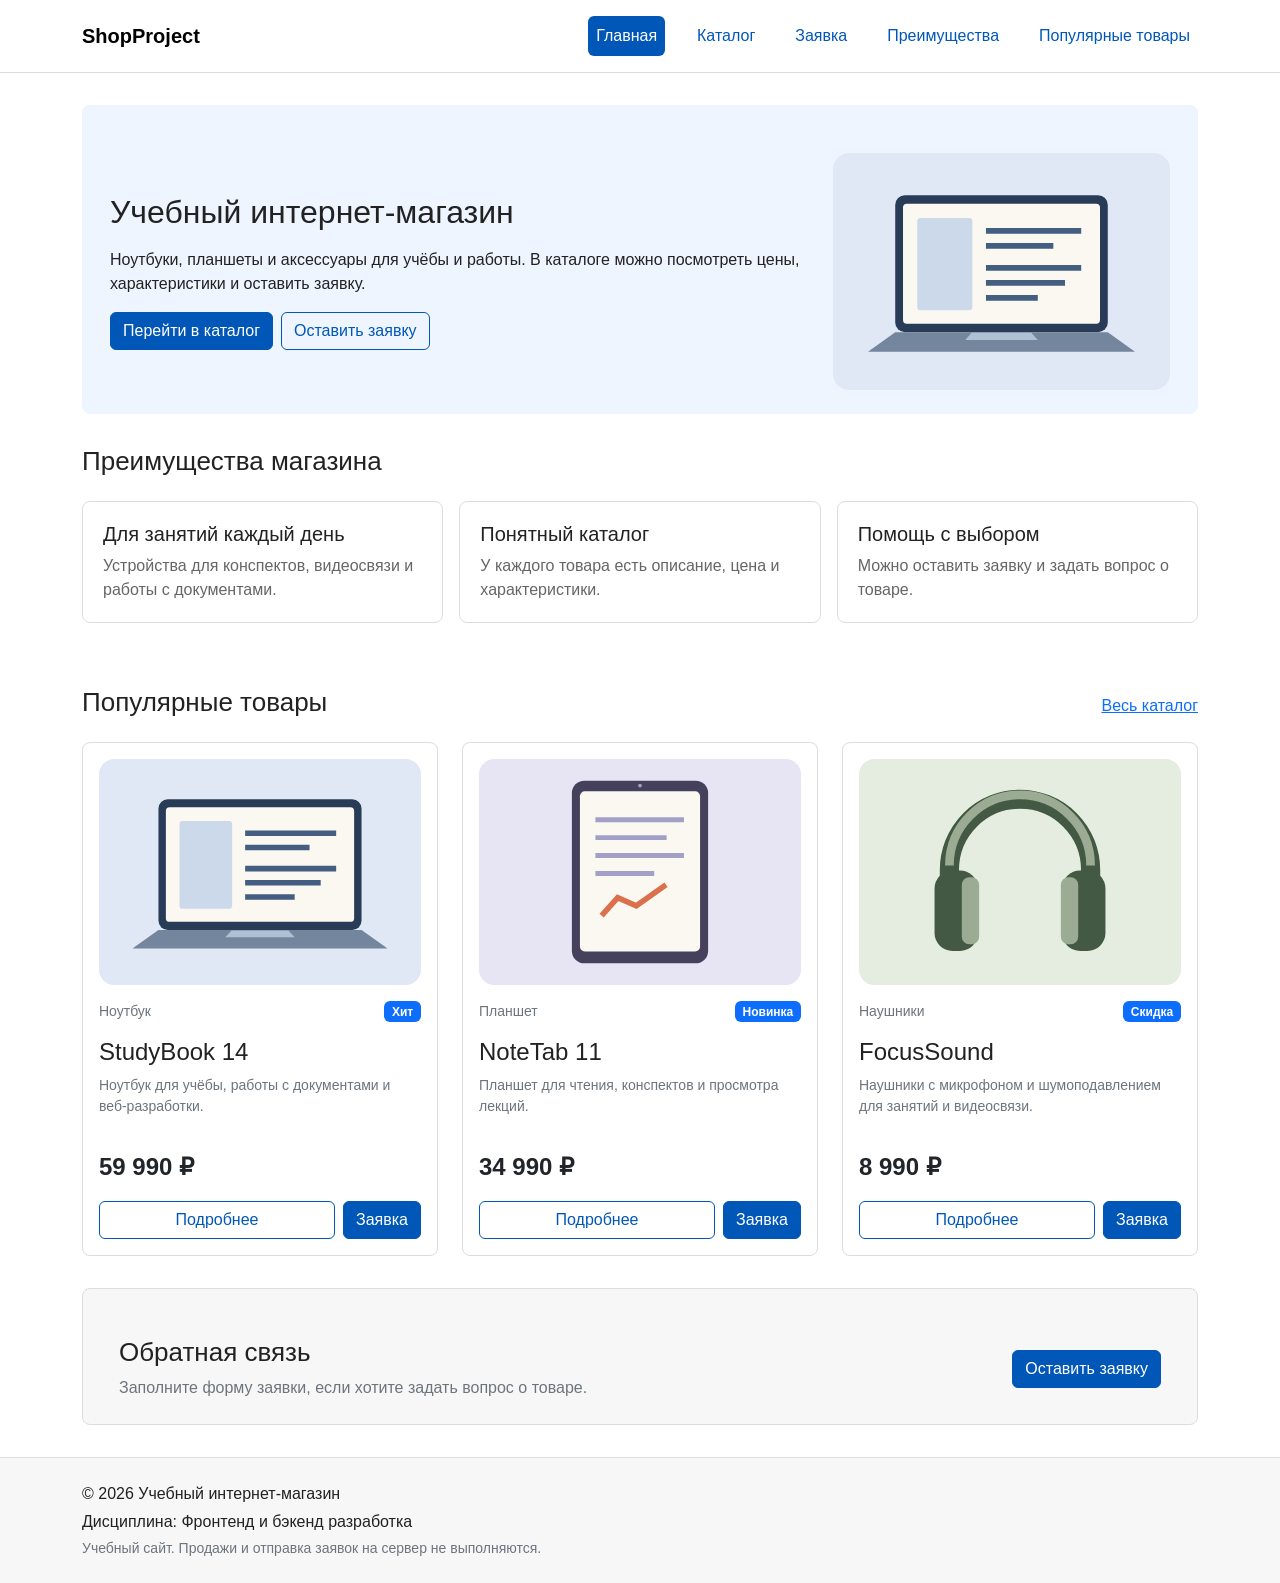
<file: index.html>
<!DOCTYPE html>
<html lang="ru">
 <head>
  <meta charset="utf-8"/>
  <meta content="width=device-width, initial-scale=1" name="viewport"/>
  <meta content="Учебный интернет-магазин техники. Каталог товаров, характеристики и форма заявки." name="description"/>
  <title>
   Учебный интернет-магазин
  </title>
  <link href="images/favicon.svg" rel="icon" type="image/svg+xml"/>
  <link href="vendor/bootstrap/bootstrap.min.css" rel="stylesheet"/>
  <link href="css/custom.css" rel="stylesheet"/>
 </head>
 <body>
  <a class="skip-link" href="#main">
   Перейти к содержимому
  </a>
  <header class="site-header">
   <nav aria-label="Основная навигация" class="navbar navbar-expand-md">
    <div class="container">
     <a class="navbar-brand" href="index.html">
      ShopProject
     </a>
     <button aria-controls="main-nav" aria-expanded="false" aria-label="Открыть меню" class="navbar-toggler" data-bs-target="#main-nav" data-bs-toggle="collapse" type="button">
      <span class="navbar-toggler-icon">
      </span>
     </button>
     <div class="collapse navbar-collapse" id="main-nav">
      <ul class="navbar-nav ms-auto gap-md-4">
       <li class="nav-item">
        <a aria-current="page" class="nav-link active" href="index.html">
         Главная
        </a>
       </li>
       <li class="nav-item">
        <a class="nav-link" href="catalog.html">
         Каталог
        </a>
       </li>
       <li class="nav-item">
        <a class="nav-link" href="order.html">
         Заявка
        </a>
       </li>
       <li class="nav-item">
        <a class="nav-link" href="index.html#advantages">
         Преимущества
        </a>
       </li>
       <li class="nav-item">
        <a class="nav-link" href="index.html#popular">
         Популярные товары
        </a>
       </li>
      </ul>
     </div>
    </div>
   </nav>
  </header>
  <main id="main" tabindex="-1">
   <section class="hero-section">
    <div class="container">
     <div class="hero-box row g-4 align-items-center">
      <div class="col-md-8">
       <h1>
        Учебный интернет-магазин
       </h1>
       <p>
        Ноутбуки, планшеты и аксессуары для учёбы и работы. В каталоге можно посмотреть цены, характеристики и оставить заявку.
       </p>
       <div class="d-flex flex-wrap gap-2">
        <a class="btn btn-primary" href="catalog.html">
         Перейти в каталог
        </a>
        <a class="btn btn-outline-primary" href="order.html">
         Оставить заявку
        </a>
       </div>
      </div>
      <div class="col-md-4">
       <img alt="Ноутбук StudyBook 14" height="365" src="images/studybook.svg" width="520"/>
      </div>
     </div>
    </div>
   </section>
   <section class="section-space" id="advantages">
    <div class="container">
     <h2 class="mb-4">
      Преимущества магазина
     </h2>
     <div class="row g-3">
      <div class="col-md-4">
       <article class="info-box">
        <h3>
         Для занятий каждый день
        </h3>
        <p>
         Устройства для конспектов, видеосвязи и работы с документами.
        </p>
       </article>
      </div>
      <div class="col-md-4">
       <article class="info-box">
        <h3>
         Понятный каталог
        </h3>
        <p>
         У каждого товара есть описание, цена и характеристики.
        </p>
       </article>
      </div>
      <div class="col-md-4">
       <article class="info-box">
        <h3>
         Помощь с выбором
        </h3>
        <p>
         Можно оставить заявку и задать вопрос о товаре.
        </p>
       </article>
      </div>
     </div>
    </div>
   </section>
   <section class="section-space" id="popular">
    <div class="container">
     <div class="d-flex flex-wrap justify-content-between align-items-end gap-3 mb-4">
      <div>
       <h2 class="section-title mb-0">
        Популярные товары
       </h2>
      </div>
      <a class="text-link" href="catalog.html">
       Весь каталог
      </a>
     </div>
     <div class="row g-4">
      <div class="col-md-6 col-lg-4">
       <article class="card product-card h-100">
        <a aria-label="Подробнее о StudyBook 14" class="product-card-image" href="product.html">
         <img alt="Ноутбук StudyBook 14, схематическое изображение" height="365" loading="lazy" src="images/studybook.svg" width="520"/>
        </a>
        <div class="card-body d-flex flex-column">
         <div class="d-flex justify-content-between gap-2 align-items-center mb-3">
          <span class="small text-secondary">
           Ноутбук
          </span>
          <span class="badge text-bg-primary">
           Хит
          </span>
         </div>
         <h3 class="card-title fs-4">
          <a href="product.html">
           StudyBook 14
          </a>
         </h3>
         <p class="card-text text-secondary small">
          Ноутбук для учёбы, работы с документами и веб-разработки.
         </p>
         <div class="mt-auto pt-3">
          <p class="price fs-4 mb-3">
           59 990 ₽
          </p>
          <div class="d-flex gap-2">
           <a class="btn btn-outline-primary flex-grow-1" href="product.html">
            Подробнее
           </a>
           <button aria-label="Заявка на StudyBook 14" class="btn btn-primary" data-quick-order="studybook" type="button">
            Заявка
           </button>
          </div>
         </div>
        </div>
       </article>
      </div>
      <div class="col-md-6 col-lg-4">
       <article class="card product-card h-100">
        <a aria-label="Подробнее о NoteTab 11" class="product-card-image" href="product-notetab.html">
         <img alt="Планшет NoteTab 11, схематическое изображение" height="365" loading="lazy" src="images/notetab.svg" width="520"/>
        </a>
        <div class="card-body d-flex flex-column">
         <div class="d-flex justify-content-between gap-2 align-items-center mb-3">
          <span class="small text-secondary">
           Планшет
          </span>
          <span class="badge text-bg-primary">
           Новинка
          </span>
         </div>
         <h3 class="card-title fs-4">
          <a href="product-notetab.html">
           NoteTab 11
          </a>
         </h3>
         <p class="card-text text-secondary small">
          Планшет для чтения, конспектов и просмотра лекций.
         </p>
         <div class="mt-auto pt-3">
          <p class="price fs-4 mb-3">
           34 990 ₽
          </p>
          <div class="d-flex gap-2">
           <a class="btn btn-outline-primary flex-grow-1" href="product-notetab.html">
            Подробнее
           </a>
           <button aria-label="Заявка на NoteTab 11" class="btn btn-primary" data-quick-order="notetab" type="button">
            Заявка
           </button>
          </div>
         </div>
        </div>
       </article>
      </div>
      <div class="col-md-6 col-lg-4">
       <article class="card product-card h-100">
        <a aria-label="Подробнее о FocusSound" class="product-card-image" href="product-focussound.html">
         <img alt="Наушники FocusSound, схематическое изображение" height="365" loading="lazy" src="images/focussound.svg" width="520"/>
        </a>
        <div class="card-body d-flex flex-column">
         <div class="d-flex justify-content-between gap-2 align-items-center mb-3">
          <span class="small text-secondary">
           Наушники
          </span>
          <span class="badge text-bg-primary">
           Скидка
          </span>
         </div>
         <h3 class="card-title fs-4">
          <a href="product-focussound.html">
           FocusSound
          </a>
         </h3>
         <p class="card-text text-secondary small">
          Наушники с микрофоном и шумоподавлением для занятий и видеосвязи.
         </p>
         <div class="mt-auto pt-3">
          <p class="price fs-4 mb-3">
           8 990 ₽
          </p>
          <div class="d-flex gap-2">
           <a class="btn btn-outline-primary flex-grow-1" href="product-focussound.html">
            Подробнее
           </a>
           <button aria-label="Заявка на FocusSound" class="btn btn-primary" data-quick-order="focussound" type="button">
            Заявка
           </button>
          </div>
         </div>
        </div>
       </article>
      </div>
     </div>
    </div>
   </section>
   <section class="section-space pt-0">
    <div class="container">
     <div class="callout row g-4 align-items-center" id="feedback">
      <div class="col-lg-8">
       <h2 class="section-title">
        Обратная связь
       </h2>
       <p class="text-secondary mb-0">
        Заполните форму заявки, если хотите задать вопрос о товаре.
       </p>
      </div>
      <div class="col-lg-4 text-lg-end">
       <a class="btn btn-primary" href="order.html">
        Оставить заявку
       </a>
      </div>
     </div>
    </div>
   </section>
  </main>
  <footer class="site-footer">
   <div class="container">
    <p class="mb-1">
     © 2026 Учебный интернет-магазин
    </p>
    <p class="mb-1">
     Дисциплина: Фронтенд и бэкенд разработка
    </p>
    <p class="small text-secondary mb-0">
     Учебный сайт. Продажи и отправка заявок на сервер не выполняются.
    </p>
   </div>
  </footer>
  <div aria-describedby="modal-description" aria-labelledby="modal-title" class="modal fade" id="order-modal" tabindex="-1">
   <div class="modal-dialog modal-lg modal-dialog-centered modal-dialog-scrollable">
    <div class="modal-content">
     <div class="modal-header">
      <div>
       <h2 class="modal-title fs-4" id="modal-title">
        Расскажите о себе
       </h2>
      </div>
      <button aria-label="Закрыть окно заявки" class="btn-close" data-bs-dismiss="modal" type="button">
      </button>
     </div>
     <div class="modal-body">
      <p class="text-secondary" id="modal-description">
       Сначала заполните данные, затем проверьте их перед подтверждением.
      </p>
      <div data-modal-edit="">
       <form data-order-form="" novalidate="">
        <div class="alert alert-danger d-none error-summary" data-error-summary="" role="alert">
         <p class="fw-semibold mb-2">
          Проверьте поля заявки
         </p>
         <ul class="mb-0" data-error-list="">
         </ul>
        </div>
        <p class="small text-secondary">
         Поля со звёздочкой обязательны. Заявка учебная: данные не отправляются на сервер.
        </p>
        <div class="row g-3">
         <div class="col-md-6">
          <label class="form-label" for="modal-name">
           Ваше имя
           <span aria-hidden="true">
            *
           </span>
          </label>
          <input aria-describedby="modal-name-error" autocomplete="name" class="form-control" id="modal-name" maxlength="80" minlength="2" name="name" required="" type="text"/>
          <div class="invalid-feedback" id="modal-name-error">
          </div>
         </div>
         <div class="col-md-6">
          <label class="form-label" for="modal-email">
           Электронная почта
           <span aria-hidden="true">
            *
           </span>
          </label>
          <input aria-describedby="modal-email-error" autocomplete="email" class="form-control" id="modal-email" maxlength="120" name="email" required="" type="email"/>
          <div class="invalid-feedback" id="modal-email-error">
          </div>
         </div>
         <div class="col-md-6">
          <label class="form-label" for="modal-phone">
           Телефон
           <span aria-hidden="true">
            *
           </span>
          </label>
          <input aria-describedby="modal-phone-error modal-phone-hint" autocomplete="tel" class="form-control" id="modal-phone" maxlength="30" name="phone" required="" type="tel"/>
          <div class="form-text" id="modal-phone-hint">
           Например: +7 900 000-00-00. От 10 до 15 цифр.
          </div>
          <div class="invalid-feedback" id="modal-phone-error">
          </div>
         </div>
         <div class="col-md-6">
          <label class="form-label" for="modal-product">
           Товар
           <span aria-hidden="true">
            *
           </span>
          </label>
          <select aria-describedby="modal-product-error" class="form-select" id="modal-product" name="product" required="">
           <option value="">
            Выберите товар
           </option>
           <option value="studybook">
            StudyBook 14 — 59 990 ₽
           </option>
           <option value="notetab">
            NoteTab 11 — 34 990 ₽
           </option>
           <option value="focussound">
            FocusSound — 8 990 ₽
           </option>
           <option value="codekeys">
            CodeKeys — 6 490 ₽
           </option>
          </select>
          <div class="invalid-feedback" id="modal-product-error">
          </div>
         </div>
         <div class="col-12">
          <label class="form-label" for="modal-comment">
           Комментарий
          </label>
          <textarea class="form-control" id="modal-comment" maxlength="1000" name="comment" placeholder="Для каких задач выбираете устройство?" rows="3"></textarea>
         </div>
         <div class="col-12">
          <div class="form-check">
           <input aria-describedby="modal-agreement-error" class="form-check-input" id="modal-agreement" name="agreement" required="" type="checkbox"/>
           <label class="form-check-label" for="modal-agreement">
            Согласен на обработку введённых данных для проверки учебной формы
            <span aria-hidden="true">
             *
            </span>
           </label>
           <div class="invalid-feedback" id="modal-agreement-error">
           </div>
          </div>
         </div>
         <div class="col-12 d-flex flex-wrap gap-2 mt-4">
          <button class="btn btn-primary" type="submit">
           Проверить заявку
          </button>
          <button class="btn btn-outline-secondary" type="reset">
           Очистить
          </button>
         </div>
        </div>
       </form>
      </div>
      <div data-modal-review="" hidden="">
       <p class="mb-3">
        Проверьте товар и контакты. Можно вернуться к редактированию.
       </p>
       <dl class="review-details" data-review-details="">
       </dl>
       <div class="d-flex flex-wrap gap-2">
        <button class="btn btn-primary" data-confirm="" type="button">
         Подтвердить заявку
        </button>
        <button class="btn btn-outline-secondary" data-edit="" type="button">
         Исправить данные
        </button>
       </div>
      </div>
      <div data-modal-done="" hidden="">
       <div class="alert alert-success mb-4" role="status">
        <h3 class="fs-5">
         Данные проверены
        </h3>
        <p class="mb-0">
         Учебная заявка подтверждена. Она не отправляется на сервер; оплата не производится.
        </p>
       </div>
       <button class="btn btn-primary" data-bs-dismiss="modal" type="button">
        Готово
       </button>
      </div>
     </div>
    </div>
   </div>
  </div>
  <script src="vendor/bootstrap/bootstrap.bundle.min.js">
  </script>
  <script src="js/catalog-data.js">
  </script>
  <script src="js/main.js">
  </script>
 </body>
</html>
</file>
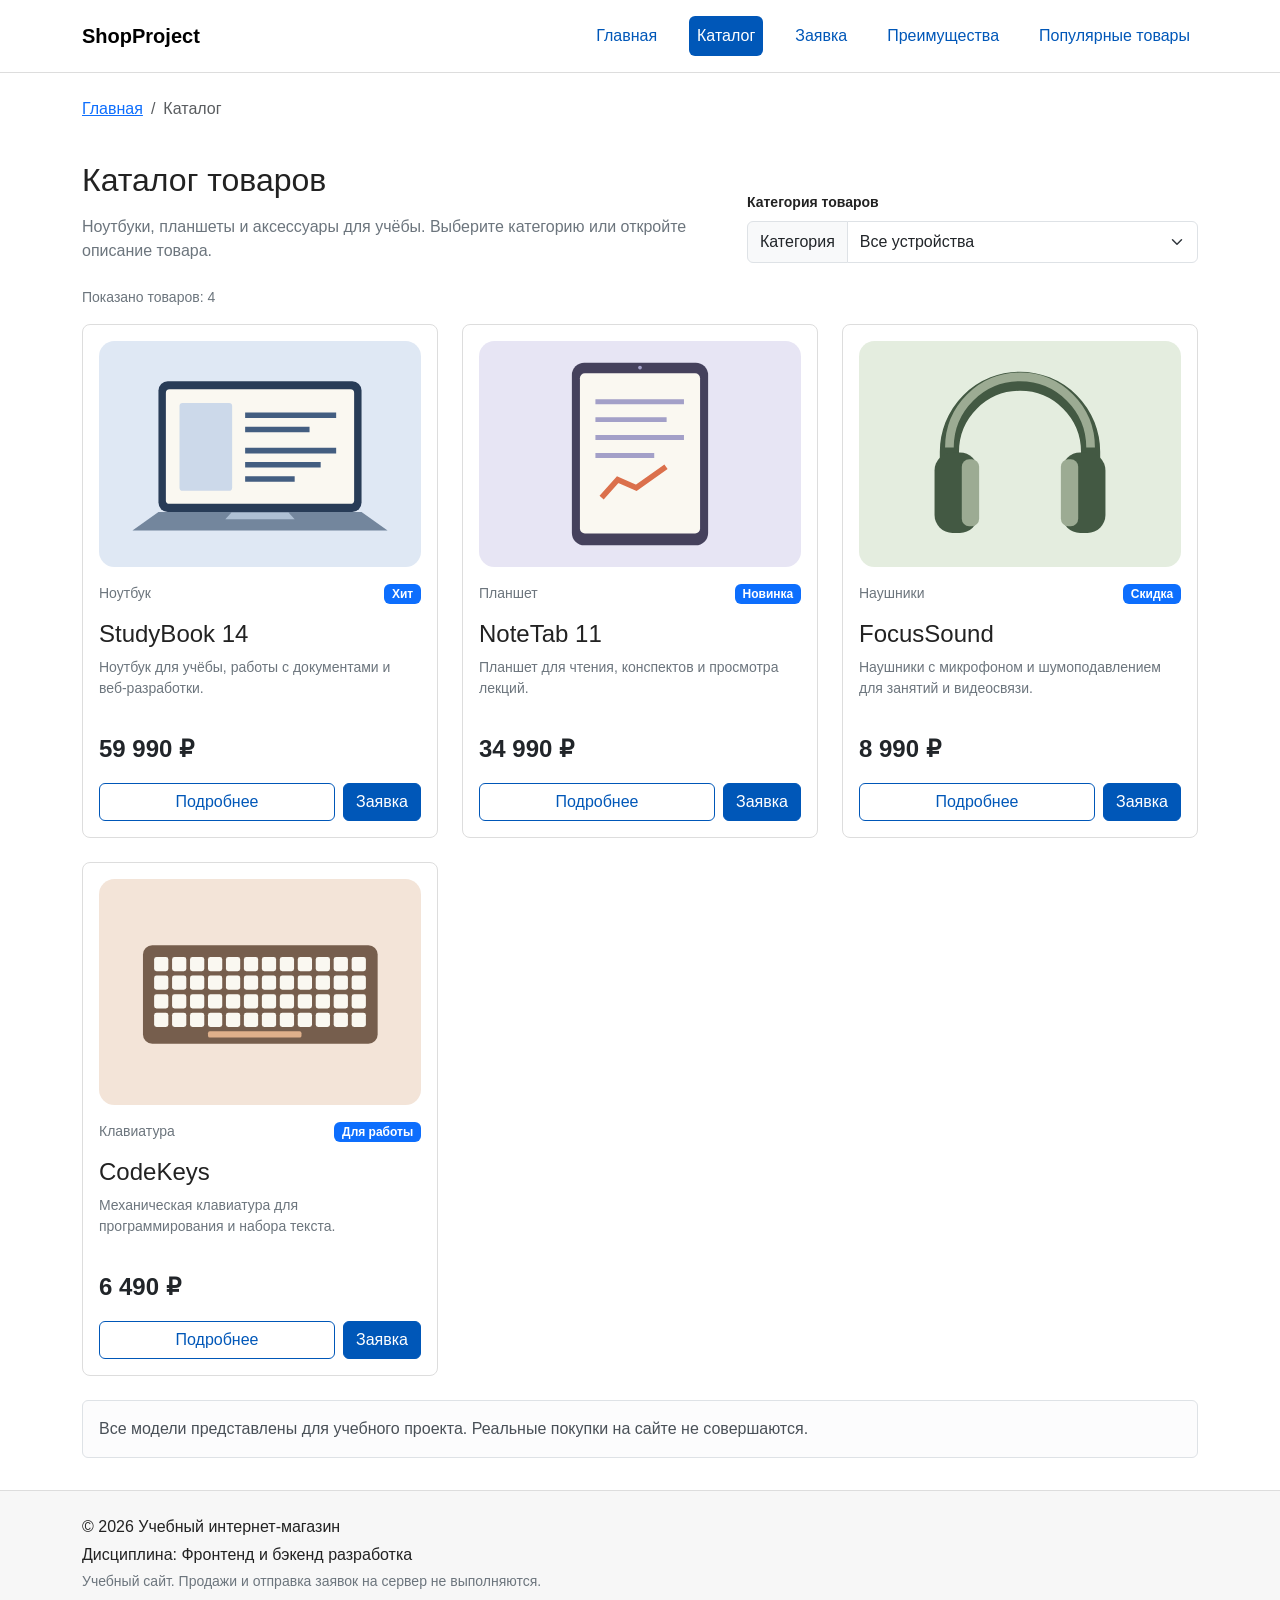
<file: catalog.html>
<!DOCTYPE html>
<html lang="ru">
 <head>
  <meta charset="utf-8"/>
  <meta content="width=device-width, initial-scale=1" name="viewport"/>
  <meta content="Учебный интернет-магазин техники. Каталог товаров, характеристики и форма заявки." name="description"/>
  <title>
   Каталог устройств — Учебный интернет-магазин
  </title>
  <link href="images/favicon.svg" rel="icon" type="image/svg+xml"/>
  <link href="vendor/bootstrap/bootstrap.min.css" rel="stylesheet"/>
  <link href="css/custom.css" rel="stylesheet"/>
 </head>
 <body>
  <a class="skip-link" href="#main">
   Перейти к содержимому
  </a>
  <header class="site-header">
   <nav aria-label="Основная навигация" class="navbar navbar-expand-md">
    <div class="container">
     <a class="navbar-brand" href="index.html">
      ShopProject
     </a>
     <button aria-controls="main-nav" aria-expanded="false" aria-label="Открыть меню" class="navbar-toggler" data-bs-target="#main-nav" data-bs-toggle="collapse" type="button">
      <span class="navbar-toggler-icon">
      </span>
     </button>
     <div class="collapse navbar-collapse" id="main-nav">
      <ul class="navbar-nav ms-auto gap-md-4">
       <li class="nav-item">
        <a class="nav-link" href="index.html">
         Главная
        </a>
       </li>
       <li class="nav-item">
        <a aria-current="page" class="nav-link active" href="catalog.html">
         Каталог
        </a>
       </li>
       <li class="nav-item">
        <a class="nav-link" href="order.html">
         Заявка
        </a>
       </li>
       <li class="nav-item">
        <a class="nav-link" href="index.html#advantages">
         Преимущества
        </a>
       </li>
       <li class="nav-item">
        <a class="nav-link" href="index.html#popular">
         Популярные товары
        </a>
       </li>
      </ul>
     </div>
    </div>
   </nav>
  </header>
  <main id="main" tabindex="-1">
   <div class="container pt-4">
    <nav aria-label="Хлебные крошки">
     <ol class="breadcrumb small">
      <li class="breadcrumb-item">
       <a href="index.html">
        Главная
       </a>
      </li>
      <li aria-current="page" class="breadcrumb-item active">
       Каталог
      </li>
     </ol>
    </nav>
   </div>
   <section class="section-space pt-4">
    <div class="container">
     <div class="row g-4 align-items-end mb-4">
      <div class="col-lg-7">
       <h1 class="page-title">
        Каталог товаров
       </h1>
       <p class="text-secondary mb-0">
        Ноутбуки, планшеты и аксессуары для учёбы. Выберите категорию или откройте описание товара.
       </p>
      </div>
      <div class="col-lg-5">
       <label class="form-label small" for="category-filter">
        Категория товаров
       </label>
       <div class="input-group">
        <span class="input-group-text">
         Категория
        </span>
        <select class="form-select" id="category-filter">
         <option value="all">
          Все устройства
         </option>
         <option value="Ноутбук">
          Ноутбуки
         </option>
         <option value="Планшет">
          Планшеты
         </option>
         <option value="Аксессуары">
          Аксессуары
         </option>
        </select>
       </div>
      </div>
     </div>
     <p class="small text-secondary" id="catalog-count" role="status">
      Показано товаров: 4
     </p>
     <div class="row g-4">
      <div class="col-md-6 col-lg-4" data-catalog-category="Ноутбук">
       <article class="card product-card h-100">
        <a aria-label="Подробнее о StudyBook 14" class="product-card-image" href="product.html">
         <img alt="Ноутбук StudyBook 14, схематическое изображение" height="365" loading="lazy" src="images/studybook.svg" width="520"/>
        </a>
        <div class="card-body d-flex flex-column">
         <div class="d-flex justify-content-between gap-2 align-items-center mb-3">
          <span class="small text-secondary">
           Ноутбук
          </span>
          <span class="badge text-bg-primary">
           Хит
          </span>
         </div>
         <h3 class="card-title fs-4">
          <a href="product.html">
           StudyBook 14
          </a>
         </h3>
         <p class="card-text text-secondary small">
          Ноутбук для учёбы, работы с документами и веб-разработки.
         </p>
         <div class="mt-auto pt-3">
          <p class="price fs-4 mb-3">
           59 990 ₽
          </p>
          <div class="d-flex gap-2">
           <a class="btn btn-outline-primary flex-grow-1" href="product.html">
            Подробнее
           </a>
           <button aria-label="Заявка на StudyBook 14" class="btn btn-primary" data-quick-order="studybook" type="button">
            Заявка
           </button>
          </div>
         </div>
        </div>
       </article>
      </div>
      <div class="col-md-6 col-lg-4" data-catalog-category="Планшет">
       <article class="card product-card h-100">
        <a aria-label="Подробнее о NoteTab 11" class="product-card-image" href="product-notetab.html">
         <img alt="Планшет NoteTab 11, схематическое изображение" height="365" loading="lazy" src="images/notetab.svg" width="520"/>
        </a>
        <div class="card-body d-flex flex-column">
         <div class="d-flex justify-content-between gap-2 align-items-center mb-3">
          <span class="small text-secondary">
           Планшет
          </span>
          <span class="badge text-bg-primary">
           Новинка
          </span>
         </div>
         <h3 class="card-title fs-4">
          <a href="product-notetab.html">
           NoteTab 11
          </a>
         </h3>
         <p class="card-text text-secondary small">
          Планшет для чтения, конспектов и просмотра лекций.
         </p>
         <div class="mt-auto pt-3">
          <p class="price fs-4 mb-3">
           34 990 ₽
          </p>
          <div class="d-flex gap-2">
           <a class="btn btn-outline-primary flex-grow-1" href="product-notetab.html">
            Подробнее
           </a>
           <button aria-label="Заявка на NoteTab 11" class="btn btn-primary" data-quick-order="notetab" type="button">
            Заявка
           </button>
          </div>
         </div>
        </div>
       </article>
      </div>
      <div class="col-md-6 col-lg-4" data-catalog-category="Аксессуары">
       <article class="card product-card h-100">
        <a aria-label="Подробнее о FocusSound" class="product-card-image" href="product-focussound.html">
         <img alt="Наушники FocusSound, схематическое изображение" height="365" loading="lazy" src="images/focussound.svg" width="520"/>
        </a>
        <div class="card-body d-flex flex-column">
         <div class="d-flex justify-content-between gap-2 align-items-center mb-3">
          <span class="small text-secondary">
           Наушники
          </span>
          <span class="badge text-bg-primary">
           Скидка
          </span>
         </div>
         <h3 class="card-title fs-4">
          <a href="product-focussound.html">
           FocusSound
          </a>
         </h3>
         <p class="card-text text-secondary small">
          Наушники с микрофоном и шумоподавлением для занятий и видеосвязи.
         </p>
         <div class="mt-auto pt-3">
          <p class="price fs-4 mb-3">
           8 990 ₽
          </p>
          <div class="d-flex gap-2">
           <a class="btn btn-outline-primary flex-grow-1" href="product-focussound.html">
            Подробнее
           </a>
           <button aria-label="Заявка на FocusSound" class="btn btn-primary" data-quick-order="focussound" type="button">
            Заявка
           </button>
          </div>
         </div>
        </div>
       </article>
      </div>
      <div class="col-md-6 col-lg-4" data-catalog-category="Аксессуары">
       <article class="card product-card h-100">
        <a aria-label="Подробнее о CodeKeys" class="product-card-image" href="product-codekeys.html">
         <img alt="Клавиатура CodeKeys, схематическое изображение" height="365" loading="lazy" src="images/codekeys.svg" width="520"/>
        </a>
        <div class="card-body d-flex flex-column">
         <div class="d-flex justify-content-between gap-2 align-items-center mb-3">
          <span class="small text-secondary">
           Клавиатура
          </span>
          <span class="badge text-bg-primary">
           Для работы
          </span>
         </div>
         <h3 class="card-title fs-4">
          <a href="product-codekeys.html">
           CodeKeys
          </a>
         </h3>
         <p class="card-text text-secondary small">
          Механическая клавиатура для программирования и набора текста.
         </p>
         <div class="mt-auto pt-3">
          <p class="price fs-4 mb-3">
           6 490 ₽
          </p>
          <div class="d-flex gap-2">
           <a class="btn btn-outline-primary flex-grow-1" href="product-codekeys.html">
            Подробнее
           </a>
           <button aria-label="Заявка на CodeKeys" class="btn btn-primary" data-quick-order="codekeys" type="button">
            Заявка
           </button>
          </div>
         </div>
        </div>
       </article>
      </div>
     </div>
     <div class="alert alert-light border mt-4 mb-0">
      Все модели представлены для учебного проекта. Реальные покупки на сайте не совершаются.
     </div>
    </div>
   </section>
  </main>
  <footer class="site-footer">
   <div class="container">
    <p class="mb-1">
     © 2026 Учебный интернет-магазин
    </p>
    <p class="mb-1">
     Дисциплина: Фронтенд и бэкенд разработка
    </p>
    <p class="small text-secondary mb-0">
     Учебный сайт. Продажи и отправка заявок на сервер не выполняются.
    </p>
   </div>
  </footer>
  <div aria-describedby="modal-description" aria-labelledby="modal-title" class="modal fade" id="order-modal" tabindex="-1">
   <div class="modal-dialog modal-lg modal-dialog-centered modal-dialog-scrollable">
    <div class="modal-content">
     <div class="modal-header">
      <div>
       <h2 class="modal-title fs-4" id="modal-title">
        Расскажите о себе
       </h2>
      </div>
      <button aria-label="Закрыть окно заявки" class="btn-close" data-bs-dismiss="modal" type="button">
      </button>
     </div>
     <div class="modal-body">
      <p class="text-secondary" id="modal-description">
       Сначала заполните данные, затем проверьте их перед подтверждением.
      </p>
      <div data-modal-edit="">
       <form data-order-form="" novalidate="">
        <div class="alert alert-danger d-none error-summary" data-error-summary="" role="alert">
         <p class="fw-semibold mb-2">
          Проверьте поля заявки
         </p>
         <ul class="mb-0" data-error-list="">
         </ul>
        </div>
        <p class="small text-secondary">
         Поля со звёздочкой обязательны. Заявка учебная: данные не отправляются на сервер.
        </p>
        <div class="row g-3">
         <div class="col-md-6">
          <label class="form-label" for="modal-name">
           Ваше имя
           <span aria-hidden="true">
            *
           </span>
          </label>
          <input aria-describedby="modal-name-error" autocomplete="name" class="form-control" id="modal-name" maxlength="80" minlength="2" name="name" required="" type="text"/>
          <div class="invalid-feedback" id="modal-name-error">
          </div>
         </div>
         <div class="col-md-6">
          <label class="form-label" for="modal-email">
           Электронная почта
           <span aria-hidden="true">
            *
           </span>
          </label>
          <input aria-describedby="modal-email-error" autocomplete="email" class="form-control" id="modal-email" maxlength="120" name="email" required="" type="email"/>
          <div class="invalid-feedback" id="modal-email-error">
          </div>
         </div>
         <div class="col-md-6">
          <label class="form-label" for="modal-phone">
           Телефон
           <span aria-hidden="true">
            *
           </span>
          </label>
          <input aria-describedby="modal-phone-error modal-phone-hint" autocomplete="tel" class="form-control" id="modal-phone" maxlength="30" name="phone" required="" type="tel"/>
          <div class="form-text" id="modal-phone-hint">
           Например: +7 900 000-00-00. От 10 до 15 цифр.
          </div>
          <div class="invalid-feedback" id="modal-phone-error">
          </div>
         </div>
         <div class="col-md-6">
          <label class="form-label" for="modal-product">
           Товар
           <span aria-hidden="true">
            *
           </span>
          </label>
          <select aria-describedby="modal-product-error" class="form-select" id="modal-product" name="product" required="">
           <option value="">
            Выберите товар
           </option>
           <option value="studybook">
            StudyBook 14 — 59 990 ₽
           </option>
           <option value="notetab">
            NoteTab 11 — 34 990 ₽
           </option>
           <option value="focussound">
            FocusSound — 8 990 ₽
           </option>
           <option value="codekeys">
            CodeKeys — 6 490 ₽
           </option>
          </select>
          <div class="invalid-feedback" id="modal-product-error">
          </div>
         </div>
         <div class="col-12">
          <label class="form-label" for="modal-comment">
           Комментарий
          </label>
          <textarea class="form-control" id="modal-comment" maxlength="1000" name="comment" placeholder="Для каких задач выбираете устройство?" rows="3"></textarea>
         </div>
         <div class="col-12">
          <div class="form-check">
           <input aria-describedby="modal-agreement-error" class="form-check-input" id="modal-agreement" name="agreement" required="" type="checkbox"/>
           <label class="form-check-label" for="modal-agreement">
            Согласен на обработку введённых данных для проверки учебной формы
            <span aria-hidden="true">
             *
            </span>
           </label>
           <div class="invalid-feedback" id="modal-agreement-error">
           </div>
          </div>
         </div>
         <div class="col-12 d-flex flex-wrap gap-2 mt-4">
          <button class="btn btn-primary" type="submit">
           Проверить заявку
          </button>
          <button class="btn btn-outline-secondary" type="reset">
           Очистить
          </button>
         </div>
        </div>
       </form>
      </div>
      <div data-modal-review="" hidden="">
       <p class="mb-3">
        Проверьте товар и контакты. Можно вернуться к редактированию.
       </p>
       <dl class="review-details" data-review-details="">
       </dl>
       <div class="d-flex flex-wrap gap-2">
        <button class="btn btn-primary" data-confirm="" type="button">
         Подтвердить заявку
        </button>
        <button class="btn btn-outline-secondary" data-edit="" type="button">
         Исправить данные
        </button>
       </div>
      </div>
      <div data-modal-done="" hidden="">
       <div class="alert alert-success mb-4" role="status">
        <h3 class="fs-5">
         Данные проверены
        </h3>
        <p class="mb-0">
         Учебная заявка подтверждена. Она не отправляется на сервер; оплата не производится.
        </p>
       </div>
       <button class="btn btn-primary" data-bs-dismiss="modal" type="button">
        Готово
       </button>
      </div>
     </div>
    </div>
   </div>
  </div>
  <script src="vendor/bootstrap/bootstrap.bundle.min.js">
  </script>
  <script src="js/catalog-data.js">
  </script>
  <script src="js/main.js">
  </script>
 </body>
</html>
</file>
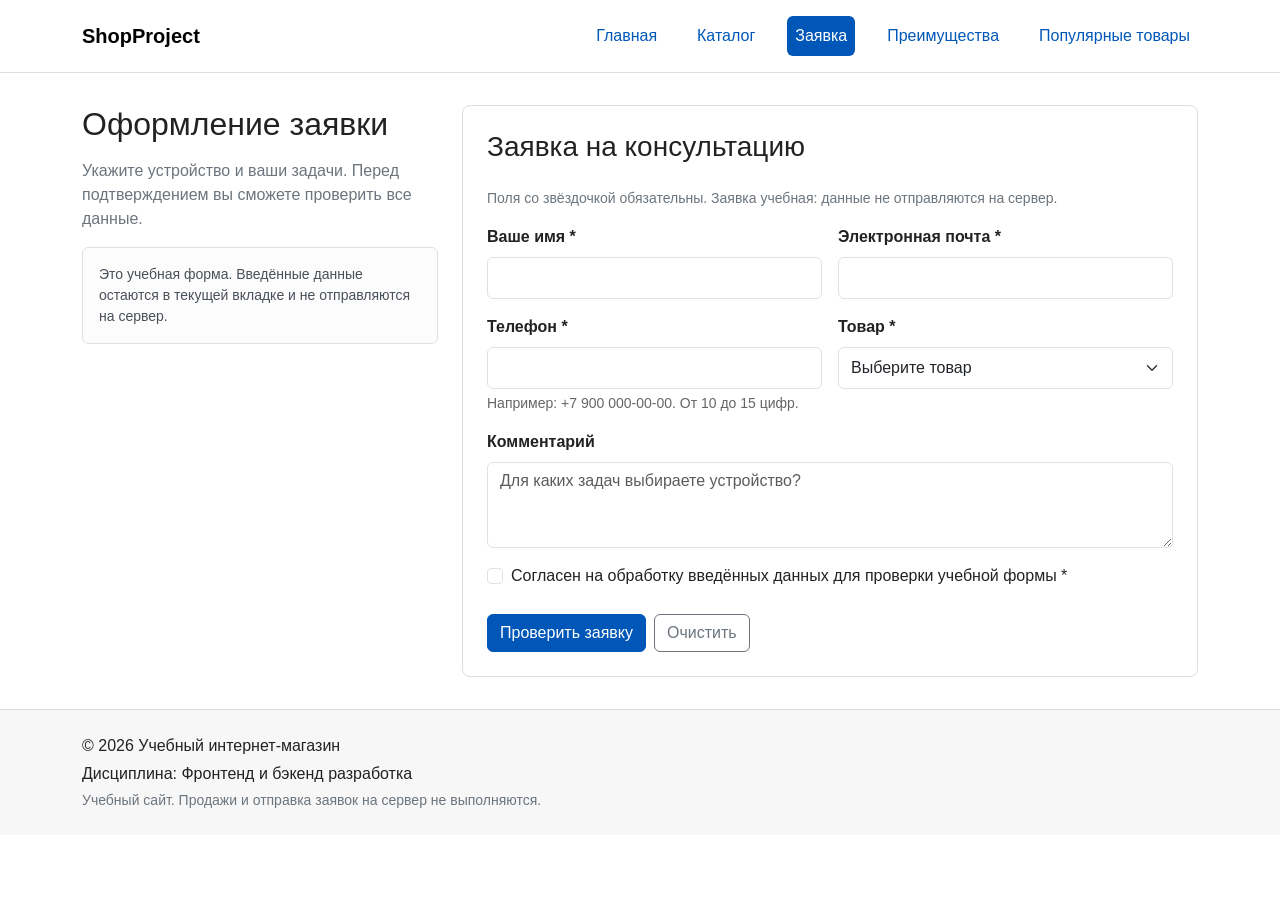
<file: order.html>
<!DOCTYPE html>
<html lang="ru">
 <head>
  <meta charset="utf-8"/>
  <meta content="width=device-width, initial-scale=1" name="viewport"/>
  <meta content="Учебный интернет-магазин техники. Каталог товаров, характеристики и форма заявки." name="description"/>
  <title>
   Заявка на консультацию — Учебный интернет-магазин
  </title>
  <link href="images/favicon.svg" rel="icon" type="image/svg+xml"/>
  <link href="vendor/bootstrap/bootstrap.min.css" rel="stylesheet"/>
  <link href="css/custom.css" rel="stylesheet"/>
 </head>
 <body>
  <a class="skip-link" href="#main">
   Перейти к содержимому
  </a>
  <header class="site-header">
   <nav aria-label="Основная навигация" class="navbar navbar-expand-md">
    <div class="container">
     <a class="navbar-brand" href="index.html">
      ShopProject
     </a>
     <button aria-controls="main-nav" aria-expanded="false" aria-label="Открыть меню" class="navbar-toggler" data-bs-target="#main-nav" data-bs-toggle="collapse" type="button">
      <span class="navbar-toggler-icon">
      </span>
     </button>
     <div class="collapse navbar-collapse" id="main-nav">
      <ul class="navbar-nav ms-auto gap-md-4">
       <li class="nav-item">
        <a class="nav-link" href="index.html">
         Главная
        </a>
       </li>
       <li class="nav-item">
        <a class="nav-link" href="catalog.html">
         Каталог
        </a>
       </li>
       <li class="nav-item">
        <a aria-current="page" class="nav-link active" href="order.html">
         Заявка
        </a>
       </li>
       <li class="nav-item">
        <a class="nav-link" href="index.html#advantages">
         Преимущества
        </a>
       </li>
       <li class="nav-item">
        <a class="nav-link" href="index.html#popular">
         Популярные товары
        </a>
       </li>
      </ul>
     </div>
    </div>
   </nav>
  </header>
  <main id="main" tabindex="-1">
   <section class="section-space">
    <div class="container">
     <div class="row gx-4 gy-5">
      <div class="col-lg-4">
       <h1 class="page-title">
        Оформление заявки
       </h1>
       <p class="text-secondary">
        Укажите устройство и ваши задачи. Перед подтверждением вы сможете проверить все данные.
       </p>
       <div class="alert alert-light border small">
        Это учебная форма. Введённые данные остаются в текущей вкладке и не отправляются на сервер.
       </div>
      </div>
      <div class="col-lg-8">
       <div class="form-panel">
        <h2 class="fs-3 mb-4">
         Заявка на консультацию
        </h2>
        <div class="alert alert-success d-none" data-page-success="" role="status">
         Учебная заявка подтверждена. Данные проверены, отправка на сервер не выполнялась.
        </div>
        <form data-order-form="" novalidate="">
         <div class="alert alert-danger d-none error-summary" data-error-summary="" role="alert">
          <p class="fw-semibold mb-2">
           Проверьте поля заявки
          </p>
          <ul class="mb-0" data-error-list="">
          </ul>
         </div>
         <p class="small text-secondary">
          Поля со звёздочкой обязательны. Заявка учебная: данные не отправляются на сервер.
         </p>
         <div class="row g-3">
          <div class="col-md-6">
           <label class="form-label" for="page-name">
            Ваше имя
            <span aria-hidden="true">
             *
            </span>
           </label>
           <input aria-describedby="page-name-error" autocomplete="name" class="form-control" id="page-name" maxlength="80" minlength="2" name="name" required="" type="text"/>
           <div class="invalid-feedback" id="page-name-error">
           </div>
          </div>
          <div class="col-md-6">
           <label class="form-label" for="page-email">
            Электронная почта
            <span aria-hidden="true">
             *
            </span>
           </label>
           <input aria-describedby="page-email-error" autocomplete="email" class="form-control" id="page-email" maxlength="120" name="email" required="" type="email"/>
           <div class="invalid-feedback" id="page-email-error">
           </div>
          </div>
          <div class="col-md-6">
           <label class="form-label" for="page-phone">
            Телефон
            <span aria-hidden="true">
             *
            </span>
           </label>
           <input aria-describedby="page-phone-error page-phone-hint" autocomplete="tel" class="form-control" id="page-phone" maxlength="30" name="phone" required="" type="tel"/>
           <div class="form-text" id="page-phone-hint">
            Например: +7 900 000-00-00. От 10 до 15 цифр.
           </div>
           <div class="invalid-feedback" id="page-phone-error">
           </div>
          </div>
          <div class="col-md-6">
           <label class="form-label" for="page-product">
            Товар
            <span aria-hidden="true">
             *
            </span>
           </label>
           <select aria-describedby="page-product-error" class="form-select" id="page-product" name="product" required="">
            <option value="">
             Выберите товар
            </option>
            <option value="studybook">
             StudyBook 14 — 59 990 ₽
            </option>
            <option value="notetab">
             NoteTab 11 — 34 990 ₽
            </option>
            <option value="focussound">
             FocusSound — 8 990 ₽
            </option>
            <option value="codekeys">
             CodeKeys — 6 490 ₽
            </option>
           </select>
           <div class="invalid-feedback" id="page-product-error">
           </div>
          </div>
          <div class="col-12">
           <label class="form-label" for="page-comment">
            Комментарий
           </label>
           <textarea class="form-control" id="page-comment" maxlength="1000" name="comment" placeholder="Для каких задач выбираете устройство?" rows="3"></textarea>
          </div>
          <div class="col-12">
           <div class="form-check">
            <input aria-describedby="page-agreement-error" class="form-check-input" id="page-agreement" name="agreement" required="" type="checkbox"/>
            <label class="form-check-label" for="page-agreement">
             Согласен на обработку введённых данных для проверки учебной формы
             <span aria-hidden="true">
              *
             </span>
            </label>
            <div class="invalid-feedback" id="page-agreement-error">
            </div>
           </div>
          </div>
          <div class="col-12 d-flex flex-wrap gap-2 mt-4">
           <button class="btn btn-primary" type="submit">
            Проверить заявку
           </button>
           <button class="btn btn-outline-secondary" type="reset">
            Очистить
           </button>
          </div>
         </div>
        </form>
       </div>
      </div>
     </div>
    </div>
   </section>
  </main>
  <footer class="site-footer">
   <div class="container">
    <p class="mb-1">
     © 2026 Учебный интернет-магазин
    </p>
    <p class="mb-1">
     Дисциплина: Фронтенд и бэкенд разработка
    </p>
    <p class="small text-secondary mb-0">
     Учебный сайт. Продажи и отправка заявок на сервер не выполняются.
    </p>
   </div>
  </footer>
  <div aria-describedby="modal-description" aria-labelledby="modal-title" class="modal fade" id="order-modal" tabindex="-1">
   <div class="modal-dialog modal-lg modal-dialog-centered modal-dialog-scrollable">
    <div class="modal-content">
     <div class="modal-header">
      <div>
       <h2 class="modal-title fs-4" id="modal-title">
        Расскажите о себе
       </h2>
      </div>
      <button aria-label="Закрыть окно заявки" class="btn-close" data-bs-dismiss="modal" type="button">
      </button>
     </div>
     <div class="modal-body">
      <p class="text-secondary" id="modal-description">
       Сначала заполните данные, затем проверьте их перед подтверждением.
      </p>
      <div data-modal-edit="">
       <form data-order-form="" novalidate="">
        <div class="alert alert-danger d-none error-summary" data-error-summary="" role="alert">
         <p class="fw-semibold mb-2">
          Проверьте поля заявки
         </p>
         <ul class="mb-0" data-error-list="">
         </ul>
        </div>
        <p class="small text-secondary">
         Поля со звёздочкой обязательны. Заявка учебная: данные не отправляются на сервер.
        </p>
        <div class="row g-3">
         <div class="col-md-6">
          <label class="form-label" for="modal-name">
           Ваше имя
           <span aria-hidden="true">
            *
           </span>
          </label>
          <input aria-describedby="modal-name-error" autocomplete="name" class="form-control" id="modal-name" maxlength="80" minlength="2" name="name" required="" type="text"/>
          <div class="invalid-feedback" id="modal-name-error">
          </div>
         </div>
         <div class="col-md-6">
          <label class="form-label" for="modal-email">
           Электронная почта
           <span aria-hidden="true">
            *
           </span>
          </label>
          <input aria-describedby="modal-email-error" autocomplete="email" class="form-control" id="modal-email" maxlength="120" name="email" required="" type="email"/>
          <div class="invalid-feedback" id="modal-email-error">
          </div>
         </div>
         <div class="col-md-6">
          <label class="form-label" for="modal-phone">
           Телефон
           <span aria-hidden="true">
            *
           </span>
          </label>
          <input aria-describedby="modal-phone-error modal-phone-hint" autocomplete="tel" class="form-control" id="modal-phone" maxlength="30" name="phone" required="" type="tel"/>
          <div class="form-text" id="modal-phone-hint">
           Например: +7 900 000-00-00. От 10 до 15 цифр.
          </div>
          <div class="invalid-feedback" id="modal-phone-error">
          </div>
         </div>
         <div class="col-md-6">
          <label class="form-label" for="modal-product">
           Товар
           <span aria-hidden="true">
            *
           </span>
          </label>
          <select aria-describedby="modal-product-error" class="form-select" id="modal-product" name="product" required="">
           <option value="">
            Выберите товар
           </option>
           <option value="studybook">
            StudyBook 14 — 59 990 ₽
           </option>
           <option value="notetab">
            NoteTab 11 — 34 990 ₽
           </option>
           <option value="focussound">
            FocusSound — 8 990 ₽
           </option>
           <option value="codekeys">
            CodeKeys — 6 490 ₽
           </option>
          </select>
          <div class="invalid-feedback" id="modal-product-error">
          </div>
         </div>
         <div class="col-12">
          <label class="form-label" for="modal-comment">
           Комментарий
          </label>
          <textarea class="form-control" id="modal-comment" maxlength="1000" name="comment" placeholder="Для каких задач выбираете устройство?" rows="3"></textarea>
         </div>
         <div class="col-12">
          <div class="form-check">
           <input aria-describedby="modal-agreement-error" class="form-check-input" id="modal-agreement" name="agreement" required="" type="checkbox"/>
           <label class="form-check-label" for="modal-agreement">
            Согласен на обработку введённых данных для проверки учебной формы
            <span aria-hidden="true">
             *
            </span>
           </label>
           <div class="invalid-feedback" id="modal-agreement-error">
           </div>
          </div>
         </div>
         <div class="col-12 d-flex flex-wrap gap-2 mt-4">
          <button class="btn btn-primary" type="submit">
           Проверить заявку
          </button>
          <button class="btn btn-outline-secondary" type="reset">
           Очистить
          </button>
         </div>
        </div>
       </form>
      </div>
      <div data-modal-review="" hidden="">
       <p class="mb-3">
        Проверьте товар и контакты. Можно вернуться к редактированию.
       </p>
       <dl class="review-details" data-review-details="">
       </dl>
       <div class="d-flex flex-wrap gap-2">
        <button class="btn btn-primary" data-confirm="" type="button">
         Подтвердить заявку
        </button>
        <button class="btn btn-outline-secondary" data-edit="" type="button">
         Исправить данные
        </button>
       </div>
      </div>
      <div data-modal-done="" hidden="">
       <div class="alert alert-success mb-4" role="status">
        <h3 class="fs-5">
         Данные проверены
        </h3>
        <p class="mb-0">
         Учебная заявка подтверждена. Она не отправляется на сервер; оплата не производится.
        </p>
       </div>
       <button class="btn btn-primary" data-bs-dismiss="modal" type="button">
        Готово
       </button>
      </div>
     </div>
    </div>
   </div>
  </div>
  <script src="vendor/bootstrap/bootstrap.bundle.min.js">
  </script>
  <script src="js/catalog-data.js">
  </script>
  <script src="js/main.js">
  </script>
 </body>
</html>
</file>
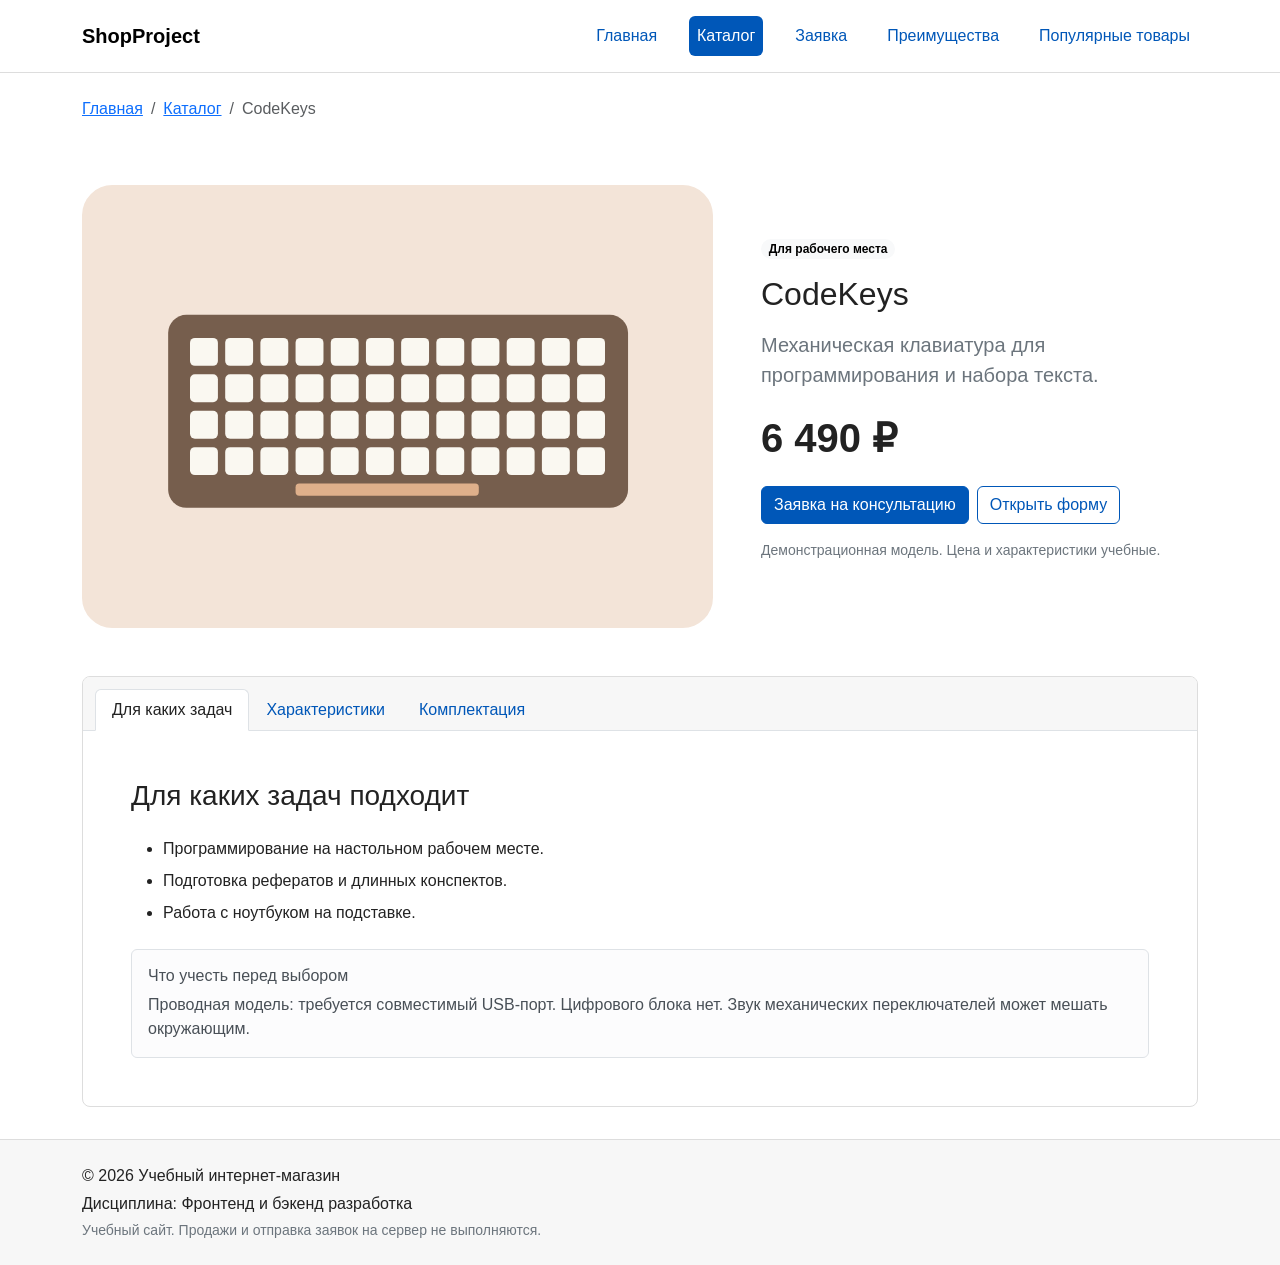
<file: product-codekeys.html>
<!DOCTYPE html>
<html lang="ru">
 <head>
  <meta charset="utf-8"/>
  <meta content="width=device-width, initial-scale=1" name="viewport"/>
  <meta content="Учебный интернет-магазин техники. Каталог товаров, характеристики и форма заявки." name="description"/>
  <title>
   CodeKeys — Учебный интернет-магазин
  </title>
  <link href="images/favicon.svg" rel="icon" type="image/svg+xml"/>
  <link href="vendor/bootstrap/bootstrap.min.css" rel="stylesheet"/>
  <link href="css/custom.css" rel="stylesheet"/>
 </head>
 <body>
  <a class="skip-link" href="#main">
   Перейти к содержимому
  </a>
  <header class="site-header">
   <nav aria-label="Основная навигация" class="navbar navbar-expand-md">
    <div class="container">
     <a class="navbar-brand" href="index.html">
      ShopProject
     </a>
     <button aria-controls="main-nav" aria-expanded="false" aria-label="Открыть меню" class="navbar-toggler" data-bs-target="#main-nav" data-bs-toggle="collapse" type="button">
      <span class="navbar-toggler-icon">
      </span>
     </button>
     <div class="collapse navbar-collapse" id="main-nav">
      <ul class="navbar-nav ms-auto gap-md-4">
       <li class="nav-item">
        <a class="nav-link" href="index.html">
         Главная
        </a>
       </li>
       <li class="nav-item">
        <a aria-current="page" class="nav-link active" href="catalog.html">
         Каталог
        </a>
       </li>
       <li class="nav-item">
        <a class="nav-link" href="order.html">
         Заявка
        </a>
       </li>
       <li class="nav-item">
        <a class="nav-link" href="index.html#advantages">
         Преимущества
        </a>
       </li>
       <li class="nav-item">
        <a class="nav-link" href="index.html#popular">
         Популярные товары
        </a>
       </li>
      </ul>
     </div>
    </div>
   </nav>
  </header>
  <main id="main" tabindex="-1">
   <section class="section-space pt-4">
    <div class="container">
     <nav aria-label="Хлебные крошки">
      <ol class="breadcrumb small">
       <li class="breadcrumb-item">
        <a href="index.html">
         Главная
        </a>
       </li>
       <li class="breadcrumb-item">
        <a href="catalog.html">
         Каталог
        </a>
       </li>
       <li aria-current="page" class="breadcrumb-item active">
        CodeKeys
       </li>
      </ol>
     </nav>
     <div class="row g-4 g-lg-5 align-items-center mt-2">
      <div class="col-lg-7">
       <div class="product-gallery">
        <img alt="CodeKeys, общий вид" height="365" id="product-image" src="images/codekeys.svg" width="520"/>
       </div>
      </div>
      <div class="col-lg-5">
       <span class="badge rounded-pill text-bg-light mb-3">
        Для рабочего места
       </span>
       <h1 class="page-title">
        CodeKeys
       </h1>
       <p class="lead text-secondary">
        Механическая клавиатура для программирования и набора текста.
       </p>
       <p class="price display-6 my-4">
        6 490 ₽
       </p>
       <div class="d-flex flex-wrap gap-2">
        <button class="btn btn-primary" data-quick-order="codekeys" type="button">
         Заявка на консультацию
        </button>
        <a class="btn btn-outline-primary" href="order.html?product=codekeys">
         Открыть форму
        </a>
       </div>
       <p class="small text-secondary mt-3">
        Демонстрационная модель. Цена и характеристики учебные.
       </p>
      </div>
     </div>
     <div class="product-information mt-5">
      <ul aria-label="Информация о товаре" class="nav nav-tabs" role="tablist">
       <li class="nav-item" role="presentation">
        <button aria-controls="pane-tasks" aria-selected="true" class="nav-link active" data-bs-target="#pane-tasks" data-bs-toggle="tab" id="tab-tasks" role="tab" type="button">
         Для каких задач
        </button>
       </li>
       <li class="nav-item" role="presentation">
        <button aria-controls="pane-specs" aria-selected="false" class="nav-link" data-bs-target="#pane-specs" data-bs-toggle="tab" id="tab-specs" role="tab" type="button">
         Характеристики
        </button>
       </li>
       <li class="nav-item" role="presentation">
        <button aria-controls="pane-kit" aria-selected="false" class="nav-link" data-bs-target="#pane-kit" data-bs-toggle="tab" id="tab-kit" role="tab" type="button">
         Комплектация
        </button>
       </li>
      </ul>
      <div class="tab-content p-4 p-lg-5">
       <section aria-labelledby="tab-tasks" class="tab-pane fade show active" id="pane-tasks" role="tabpanel" tabindex="0">
        <h2 class="fs-3 mb-4">
         Для каких задач подходит
        </h2>
        <ul class="task-list">
         <li>
          Программирование на настольном рабочем месте.
         </li>
         <li>
          Подготовка рефератов и длинных конспектов.
         </li>
         <li>
          Работа с ноутбуком на подставке.
         </li>
        </ul>
        <div class="alert alert-light border mt-4 mb-0">
         <h3 class="fs-6">
          Что учесть перед выбором
         </h3>
         Проводная модель: требуется совместимый USB-порт. Цифрового блока нет. Звук механических переключателей может мешать окружающим.
        </div>
       </section>
       <section aria-labelledby="tab-specs" class="tab-pane fade" id="pane-specs" role="tabpanel" tabindex="0">
        <h2 class="fs-3 mb-4">
         Технические характеристики
        </h2>
        <div class="table-responsive">
         <table class="table mb-0">
          <caption>
           Учебные характеристики CodeKeys
          </caption>
          <tbody>
           <tr>
            <th scope="row">
             Формат
            </th>
            <td>
             87 клавиш
            </td>
           </tr>
           <tr>
            <th scope="row">
             Подключение
            </th>
            <td>
             USB-C
            </td>
           </tr>
           <tr>
            <th scope="row">
             Переключатели
            </th>
            <td>
             Механические
            </td>
           </tr>
           <tr>
            <th scope="row">
             Раскладка
            </th>
            <td>
             Русская / английская
            </td>
           </tr>
          </tbody>
         </table>
        </div>
       </section>
       <section aria-labelledby="tab-kit" class="tab-pane fade" id="pane-kit" role="tabpanel" tabindex="0">
        <h2 class="fs-3 mb-4">
         Что в комплекте
        </h2>
        <ul class="task-list">
         <li>
          Клавиатура CodeKeys
         </li>
         <li>
          Кабель USB-C
         </li>
         <li>
          Краткое руководство
         </li>
        </ul>
        <p class="text-secondary small mt-4 mb-0">
         Комплектация указана для учебного примера и не является предложением продажи.
        </p>
       </section>
      </div>
     </div>
    </div>
   </section>
  </main>
  <footer class="site-footer">
   <div class="container">
    <p class="mb-1">
     © 2026 Учебный интернет-магазин
    </p>
    <p class="mb-1">
     Дисциплина: Фронтенд и бэкенд разработка
    </p>
    <p class="small text-secondary mb-0">
     Учебный сайт. Продажи и отправка заявок на сервер не выполняются.
    </p>
   </div>
  </footer>
  <div aria-describedby="modal-description" aria-labelledby="modal-title" class="modal fade" id="order-modal" tabindex="-1">
   <div class="modal-dialog modal-lg modal-dialog-centered modal-dialog-scrollable">
    <div class="modal-content">
     <div class="modal-header">
      <div>
       <h2 class="modal-title fs-4" id="modal-title">
        Расскажите о себе
       </h2>
      </div>
      <button aria-label="Закрыть окно заявки" class="btn-close" data-bs-dismiss="modal" type="button">
      </button>
     </div>
     <div class="modal-body">
      <p class="text-secondary" id="modal-description">
       Сначала заполните данные, затем проверьте их перед подтверждением.
      </p>
      <div data-modal-edit="">
       <form data-order-form="" novalidate="">
        <div class="alert alert-danger d-none error-summary" data-error-summary="" role="alert">
         <p class="fw-semibold mb-2">
          Проверьте поля заявки
         </p>
         <ul class="mb-0" data-error-list="">
         </ul>
        </div>
        <p class="small text-secondary">
         Поля со звёздочкой обязательны. Заявка учебная: данные не отправляются на сервер.
        </p>
        <div class="row g-3">
         <div class="col-md-6">
          <label class="form-label" for="modal-name">
           Ваше имя
           <span aria-hidden="true">
            *
           </span>
          </label>
          <input aria-describedby="modal-name-error" autocomplete="name" class="form-control" id="modal-name" maxlength="80" minlength="2" name="name" required="" type="text"/>
          <div class="invalid-feedback" id="modal-name-error">
          </div>
         </div>
         <div class="col-md-6">
          <label class="form-label" for="modal-email">
           Электронная почта
           <span aria-hidden="true">
            *
           </span>
          </label>
          <input aria-describedby="modal-email-error" autocomplete="email" class="form-control" id="modal-email" maxlength="120" name="email" required="" type="email"/>
          <div class="invalid-feedback" id="modal-email-error">
          </div>
         </div>
         <div class="col-md-6">
          <label class="form-label" for="modal-phone">
           Телефон
           <span aria-hidden="true">
            *
           </span>
          </label>
          <input aria-describedby="modal-phone-error modal-phone-hint" autocomplete="tel" class="form-control" id="modal-phone" maxlength="30" name="phone" required="" type="tel"/>
          <div class="form-text" id="modal-phone-hint">
           Например: +7 900 000-00-00. От 10 до 15 цифр.
          </div>
          <div class="invalid-feedback" id="modal-phone-error">
          </div>
         </div>
         <div class="col-md-6">
          <label class="form-label" for="modal-product">
           Товар
           <span aria-hidden="true">
            *
           </span>
          </label>
          <select aria-describedby="modal-product-error" class="form-select" id="modal-product" name="product" required="">
           <option value="">
            Выберите товар
           </option>
           <option value="studybook">
            StudyBook 14 — 59 990 ₽
           </option>
           <option value="notetab">
            NoteTab 11 — 34 990 ₽
           </option>
           <option value="focussound">
            FocusSound — 8 990 ₽
           </option>
           <option value="codekeys">
            CodeKeys — 6 490 ₽
           </option>
          </select>
          <div class="invalid-feedback" id="modal-product-error">
          </div>
         </div>
         <div class="col-12">
          <label class="form-label" for="modal-comment">
           Комментарий
          </label>
          <textarea class="form-control" id="modal-comment" maxlength="1000" name="comment" placeholder="Для каких задач выбираете устройство?" rows="3"></textarea>
         </div>
         <div class="col-12">
          <div class="form-check">
           <input aria-describedby="modal-agreement-error" class="form-check-input" id="modal-agreement" name="agreement" required="" type="checkbox"/>
           <label class="form-check-label" for="modal-agreement">
            Согласен на обработку введённых данных для проверки учебной формы
            <span aria-hidden="true">
             *
            </span>
           </label>
           <div class="invalid-feedback" id="modal-agreement-error">
           </div>
          </div>
         </div>
         <div class="col-12 d-flex flex-wrap gap-2 mt-4">
          <button class="btn btn-primary" type="submit">
           Проверить заявку
          </button>
          <button class="btn btn-outline-secondary" type="reset">
           Очистить
          </button>
         </div>
        </div>
       </form>
      </div>
      <div data-modal-review="" hidden="">
       <p class="mb-3">
        Проверьте товар и контакты. Можно вернуться к редактированию.
       </p>
       <dl class="review-details" data-review-details="">
       </dl>
       <div class="d-flex flex-wrap gap-2">
        <button class="btn btn-primary" data-confirm="" type="button">
         Подтвердить заявку
        </button>
        <button class="btn btn-outline-secondary" data-edit="" type="button">
         Исправить данные
        </button>
       </div>
      </div>
      <div data-modal-done="" hidden="">
       <div class="alert alert-success mb-4" role="status">
        <h3 class="fs-5">
         Данные проверены
        </h3>
        <p class="mb-0">
         Учебная заявка подтверждена. Она не отправляется на сервер; оплата не производится.
        </p>
       </div>
       <button class="btn btn-primary" data-bs-dismiss="modal" type="button">
        Готово
       </button>
      </div>
     </div>
    </div>
   </div>
  </div>
  <script src="vendor/bootstrap/bootstrap.bundle.min.js">
  </script>
  <script src="js/catalog-data.js">
  </script>
  <script src="js/main.js">
  </script>
 </body>
</html>
</file>
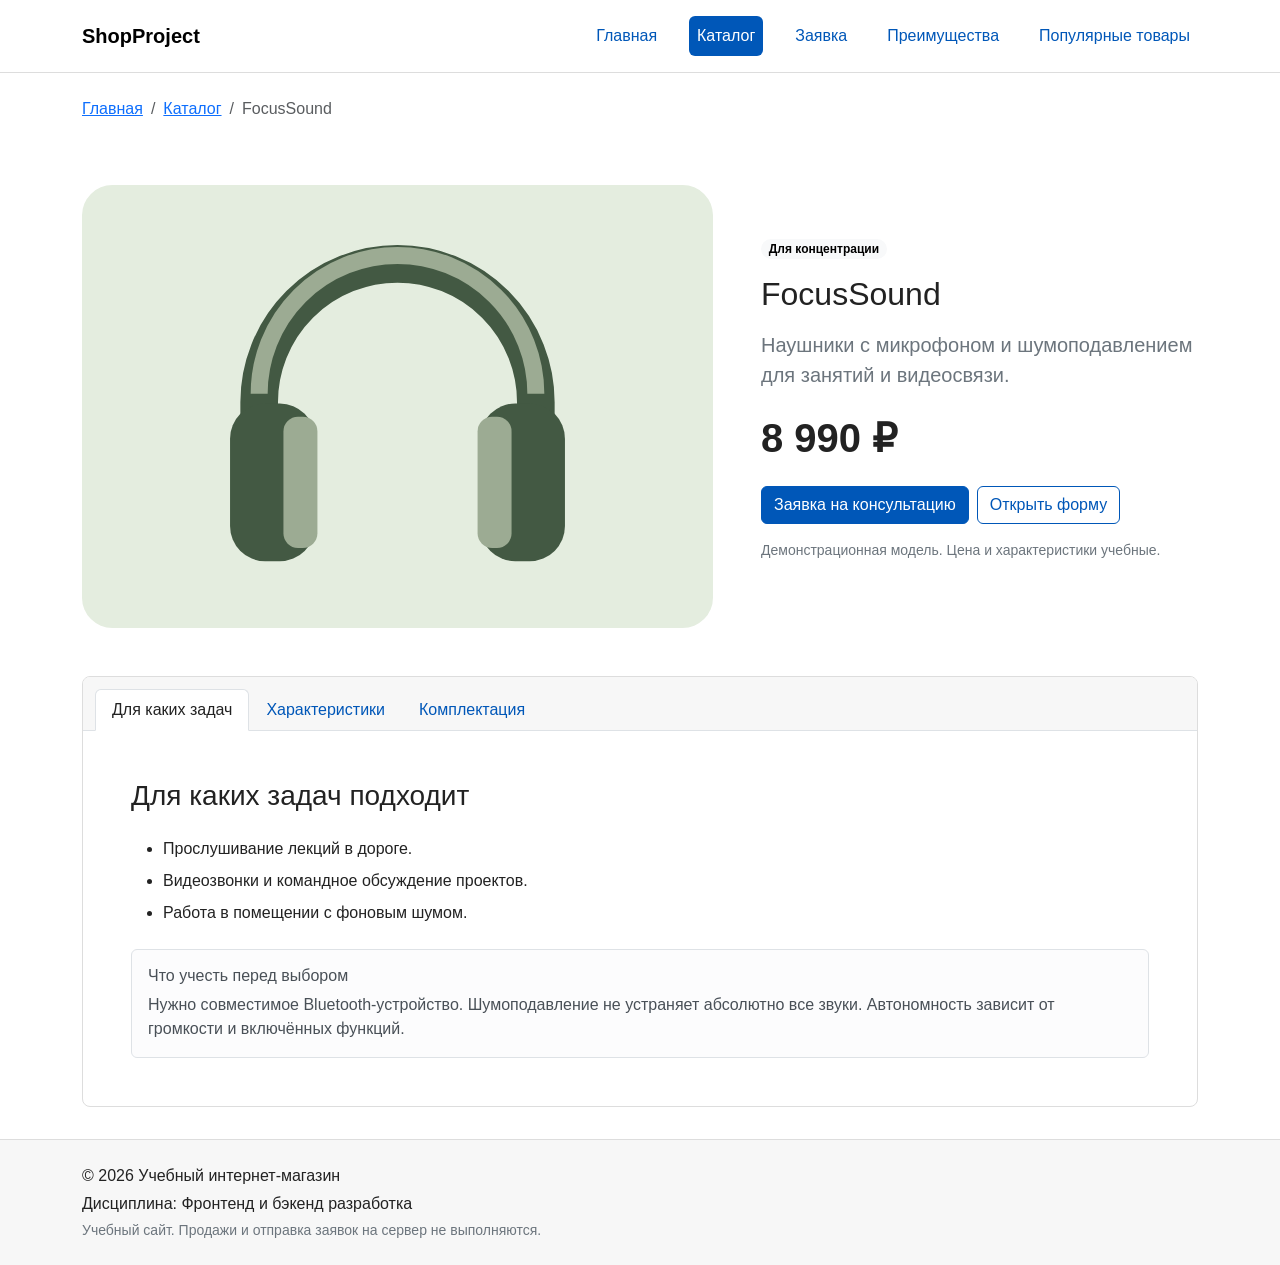
<file: product-focussound.html>
<!DOCTYPE html>
<html lang="ru">
 <head>
  <meta charset="utf-8"/>
  <meta content="width=device-width, initial-scale=1" name="viewport"/>
  <meta content="Учебный интернет-магазин техники. Каталог товаров, характеристики и форма заявки." name="description"/>
  <title>
   FocusSound — Учебный интернет-магазин
  </title>
  <link href="images/favicon.svg" rel="icon" type="image/svg+xml"/>
  <link href="vendor/bootstrap/bootstrap.min.css" rel="stylesheet"/>
  <link href="css/custom.css" rel="stylesheet"/>
 </head>
 <body>
  <a class="skip-link" href="#main">
   Перейти к содержимому
  </a>
  <header class="site-header">
   <nav aria-label="Основная навигация" class="navbar navbar-expand-md">
    <div class="container">
     <a class="navbar-brand" href="index.html">
      ShopProject
     </a>
     <button aria-controls="main-nav" aria-expanded="false" aria-label="Открыть меню" class="navbar-toggler" data-bs-target="#main-nav" data-bs-toggle="collapse" type="button">
      <span class="navbar-toggler-icon">
      </span>
     </button>
     <div class="collapse navbar-collapse" id="main-nav">
      <ul class="navbar-nav ms-auto gap-md-4">
       <li class="nav-item">
        <a class="nav-link" href="index.html">
         Главная
        </a>
       </li>
       <li class="nav-item">
        <a aria-current="page" class="nav-link active" href="catalog.html">
         Каталог
        </a>
       </li>
       <li class="nav-item">
        <a class="nav-link" href="order.html">
         Заявка
        </a>
       </li>
       <li class="nav-item">
        <a class="nav-link" href="index.html#advantages">
         Преимущества
        </a>
       </li>
       <li class="nav-item">
        <a class="nav-link" href="index.html#popular">
         Популярные товары
        </a>
       </li>
      </ul>
     </div>
    </div>
   </nav>
  </header>
  <main id="main" tabindex="-1">
   <section class="section-space pt-4">
    <div class="container">
     <nav aria-label="Хлебные крошки">
      <ol class="breadcrumb small">
       <li class="breadcrumb-item">
        <a href="index.html">
         Главная
        </a>
       </li>
       <li class="breadcrumb-item">
        <a href="catalog.html">
         Каталог
        </a>
       </li>
       <li aria-current="page" class="breadcrumb-item active">
        FocusSound
       </li>
      </ol>
     </nav>
     <div class="row g-4 g-lg-5 align-items-center mt-2">
      <div class="col-lg-7">
       <div class="product-gallery">
        <img alt="FocusSound, общий вид" height="365" id="product-image" src="images/focussound.svg" width="520"/>
       </div>
      </div>
      <div class="col-lg-5">
       <span class="badge rounded-pill text-bg-light mb-3">
        Для концентрации
       </span>
       <h1 class="page-title">
        FocusSound
       </h1>
       <p class="lead text-secondary">
        Наушники с микрофоном и шумоподавлением для занятий и видеосвязи.
       </p>
       <p class="price display-6 my-4">
        8 990 ₽
       </p>
       <div class="d-flex flex-wrap gap-2">
        <button class="btn btn-primary" data-quick-order="focussound" type="button">
         Заявка на консультацию
        </button>
        <a class="btn btn-outline-primary" href="order.html?product=focussound">
         Открыть форму
        </a>
       </div>
       <p class="small text-secondary mt-3">
        Демонстрационная модель. Цена и характеристики учебные.
       </p>
      </div>
     </div>
     <div class="product-information mt-5">
      <ul aria-label="Информация о товаре" class="nav nav-tabs" role="tablist">
       <li class="nav-item" role="presentation">
        <button aria-controls="pane-tasks" aria-selected="true" class="nav-link active" data-bs-target="#pane-tasks" data-bs-toggle="tab" id="tab-tasks" role="tab" type="button">
         Для каких задач
        </button>
       </li>
       <li class="nav-item" role="presentation">
        <button aria-controls="pane-specs" aria-selected="false" class="nav-link" data-bs-target="#pane-specs" data-bs-toggle="tab" id="tab-specs" role="tab" type="button">
         Характеристики
        </button>
       </li>
       <li class="nav-item" role="presentation">
        <button aria-controls="pane-kit" aria-selected="false" class="nav-link" data-bs-target="#pane-kit" data-bs-toggle="tab" id="tab-kit" role="tab" type="button">
         Комплектация
        </button>
       </li>
      </ul>
      <div class="tab-content p-4 p-lg-5">
       <section aria-labelledby="tab-tasks" class="tab-pane fade show active" id="pane-tasks" role="tabpanel" tabindex="0">
        <h2 class="fs-3 mb-4">
         Для каких задач подходит
        </h2>
        <ul class="task-list">
         <li>
          Прослушивание лекций в дороге.
         </li>
         <li>
          Видеозвонки и командное обсуждение проектов.
         </li>
         <li>
          Работа в помещении с фоновым шумом.
         </li>
        </ul>
        <div class="alert alert-light border mt-4 mb-0">
         <h3 class="fs-6">
          Что учесть перед выбором
         </h3>
         Нужно совместимое Bluetooth-устройство. Шумоподавление не устраняет абсолютно все звуки. Автономность зависит от громкости и включённых функций.
        </div>
       </section>
       <section aria-labelledby="tab-specs" class="tab-pane fade" id="pane-specs" role="tabpanel" tabindex="0">
        <h2 class="fs-3 mb-4">
         Технические характеристики
        </h2>
        <div class="table-responsive">
         <table class="table mb-0">
          <caption>
           Учебные характеристики FocusSound
          </caption>
          <tbody>
           <tr>
            <th scope="row">
             Подключение
            </th>
            <td>
             Bluetooth 5.3
            </td>
           </tr>
           <tr>
            <th scope="row">
             Шумоподавление
            </th>
            <td>
             Активное
            </td>
           </tr>
           <tr>
            <th scope="row">
             Автономность
            </th>
            <td>
             До 30 часов
            </td>
           </tr>
           <tr>
            <th scope="row">
             Микрофон
            </th>
            <td>
             Встроенный
            </td>
           </tr>
          </tbody>
         </table>
        </div>
       </section>
       <section aria-labelledby="tab-kit" class="tab-pane fade" id="pane-kit" role="tabpanel" tabindex="0">
        <h2 class="fs-3 mb-4">
         Что в комплекте
        </h2>
        <ul class="task-list">
         <li>
          Наушники FocusSound
         </li>
         <li>
          Кабель зарядки
         </li>
         <li>
          Краткое руководство
         </li>
        </ul>
        <p class="text-secondary small mt-4 mb-0">
         Комплектация указана для учебного примера и не является предложением продажи.
        </p>
       </section>
      </div>
     </div>
    </div>
   </section>
  </main>
  <footer class="site-footer">
   <div class="container">
    <p class="mb-1">
     © 2026 Учебный интернет-магазин
    </p>
    <p class="mb-1">
     Дисциплина: Фронтенд и бэкенд разработка
    </p>
    <p class="small text-secondary mb-0">
     Учебный сайт. Продажи и отправка заявок на сервер не выполняются.
    </p>
   </div>
  </footer>
  <div aria-describedby="modal-description" aria-labelledby="modal-title" class="modal fade" id="order-modal" tabindex="-1">
   <div class="modal-dialog modal-lg modal-dialog-centered modal-dialog-scrollable">
    <div class="modal-content">
     <div class="modal-header">
      <div>
       <h2 class="modal-title fs-4" id="modal-title">
        Расскажите о себе
       </h2>
      </div>
      <button aria-label="Закрыть окно заявки" class="btn-close" data-bs-dismiss="modal" type="button">
      </button>
     </div>
     <div class="modal-body">
      <p class="text-secondary" id="modal-description">
       Сначала заполните данные, затем проверьте их перед подтверждением.
      </p>
      <div data-modal-edit="">
       <form data-order-form="" novalidate="">
        <div class="alert alert-danger d-none error-summary" data-error-summary="" role="alert">
         <p class="fw-semibold mb-2">
          Проверьте поля заявки
         </p>
         <ul class="mb-0" data-error-list="">
         </ul>
        </div>
        <p class="small text-secondary">
         Поля со звёздочкой обязательны. Заявка учебная: данные не отправляются на сервер.
        </p>
        <div class="row g-3">
         <div class="col-md-6">
          <label class="form-label" for="modal-name">
           Ваше имя
           <span aria-hidden="true">
            *
           </span>
          </label>
          <input aria-describedby="modal-name-error" autocomplete="name" class="form-control" id="modal-name" maxlength="80" minlength="2" name="name" required="" type="text"/>
          <div class="invalid-feedback" id="modal-name-error">
          </div>
         </div>
         <div class="col-md-6">
          <label class="form-label" for="modal-email">
           Электронная почта
           <span aria-hidden="true">
            *
           </span>
          </label>
          <input aria-describedby="modal-email-error" autocomplete="email" class="form-control" id="modal-email" maxlength="120" name="email" required="" type="email"/>
          <div class="invalid-feedback" id="modal-email-error">
          </div>
         </div>
         <div class="col-md-6">
          <label class="form-label" for="modal-phone">
           Телефон
           <span aria-hidden="true">
            *
           </span>
          </label>
          <input aria-describedby="modal-phone-error modal-phone-hint" autocomplete="tel" class="form-control" id="modal-phone" maxlength="30" name="phone" required="" type="tel"/>
          <div class="form-text" id="modal-phone-hint">
           Например: +7 900 000-00-00. От 10 до 15 цифр.
          </div>
          <div class="invalid-feedback" id="modal-phone-error">
          </div>
         </div>
         <div class="col-md-6">
          <label class="form-label" for="modal-product">
           Товар
           <span aria-hidden="true">
            *
           </span>
          </label>
          <select aria-describedby="modal-product-error" class="form-select" id="modal-product" name="product" required="">
           <option value="">
            Выберите товар
           </option>
           <option value="studybook">
            StudyBook 14 — 59 990 ₽
           </option>
           <option value="notetab">
            NoteTab 11 — 34 990 ₽
           </option>
           <option value="focussound">
            FocusSound — 8 990 ₽
           </option>
           <option value="codekeys">
            CodeKeys — 6 490 ₽
           </option>
          </select>
          <div class="invalid-feedback" id="modal-product-error">
          </div>
         </div>
         <div class="col-12">
          <label class="form-label" for="modal-comment">
           Комментарий
          </label>
          <textarea class="form-control" id="modal-comment" maxlength="1000" name="comment" placeholder="Для каких задач выбираете устройство?" rows="3"></textarea>
         </div>
         <div class="col-12">
          <div class="form-check">
           <input aria-describedby="modal-agreement-error" class="form-check-input" id="modal-agreement" name="agreement" required="" type="checkbox"/>
           <label class="form-check-label" for="modal-agreement">
            Согласен на обработку введённых данных для проверки учебной формы
            <span aria-hidden="true">
             *
            </span>
           </label>
           <div class="invalid-feedback" id="modal-agreement-error">
           </div>
          </div>
         </div>
         <div class="col-12 d-flex flex-wrap gap-2 mt-4">
          <button class="btn btn-primary" type="submit">
           Проверить заявку
          </button>
          <button class="btn btn-outline-secondary" type="reset">
           Очистить
          </button>
         </div>
        </div>
       </form>
      </div>
      <div data-modal-review="" hidden="">
       <p class="mb-3">
        Проверьте товар и контакты. Можно вернуться к редактированию.
       </p>
       <dl class="review-details" data-review-details="">
       </dl>
       <div class="d-flex flex-wrap gap-2">
        <button class="btn btn-primary" data-confirm="" type="button">
         Подтвердить заявку
        </button>
        <button class="btn btn-outline-secondary" data-edit="" type="button">
         Исправить данные
        </button>
       </div>
      </div>
      <div data-modal-done="" hidden="">
       <div class="alert alert-success mb-4" role="status">
        <h3 class="fs-5">
         Данные проверены
        </h3>
        <p class="mb-0">
         Учебная заявка подтверждена. Она не отправляется на сервер; оплата не производится.
        </p>
       </div>
       <button class="btn btn-primary" data-bs-dismiss="modal" type="button">
        Готово
       </button>
      </div>
     </div>
    </div>
   </div>
  </div>
  <script src="vendor/bootstrap/bootstrap.bundle.min.js">
  </script>
  <script src="js/catalog-data.js">
  </script>
  <script src="js/main.js">
  </script>
 </body>
</html>
</file>
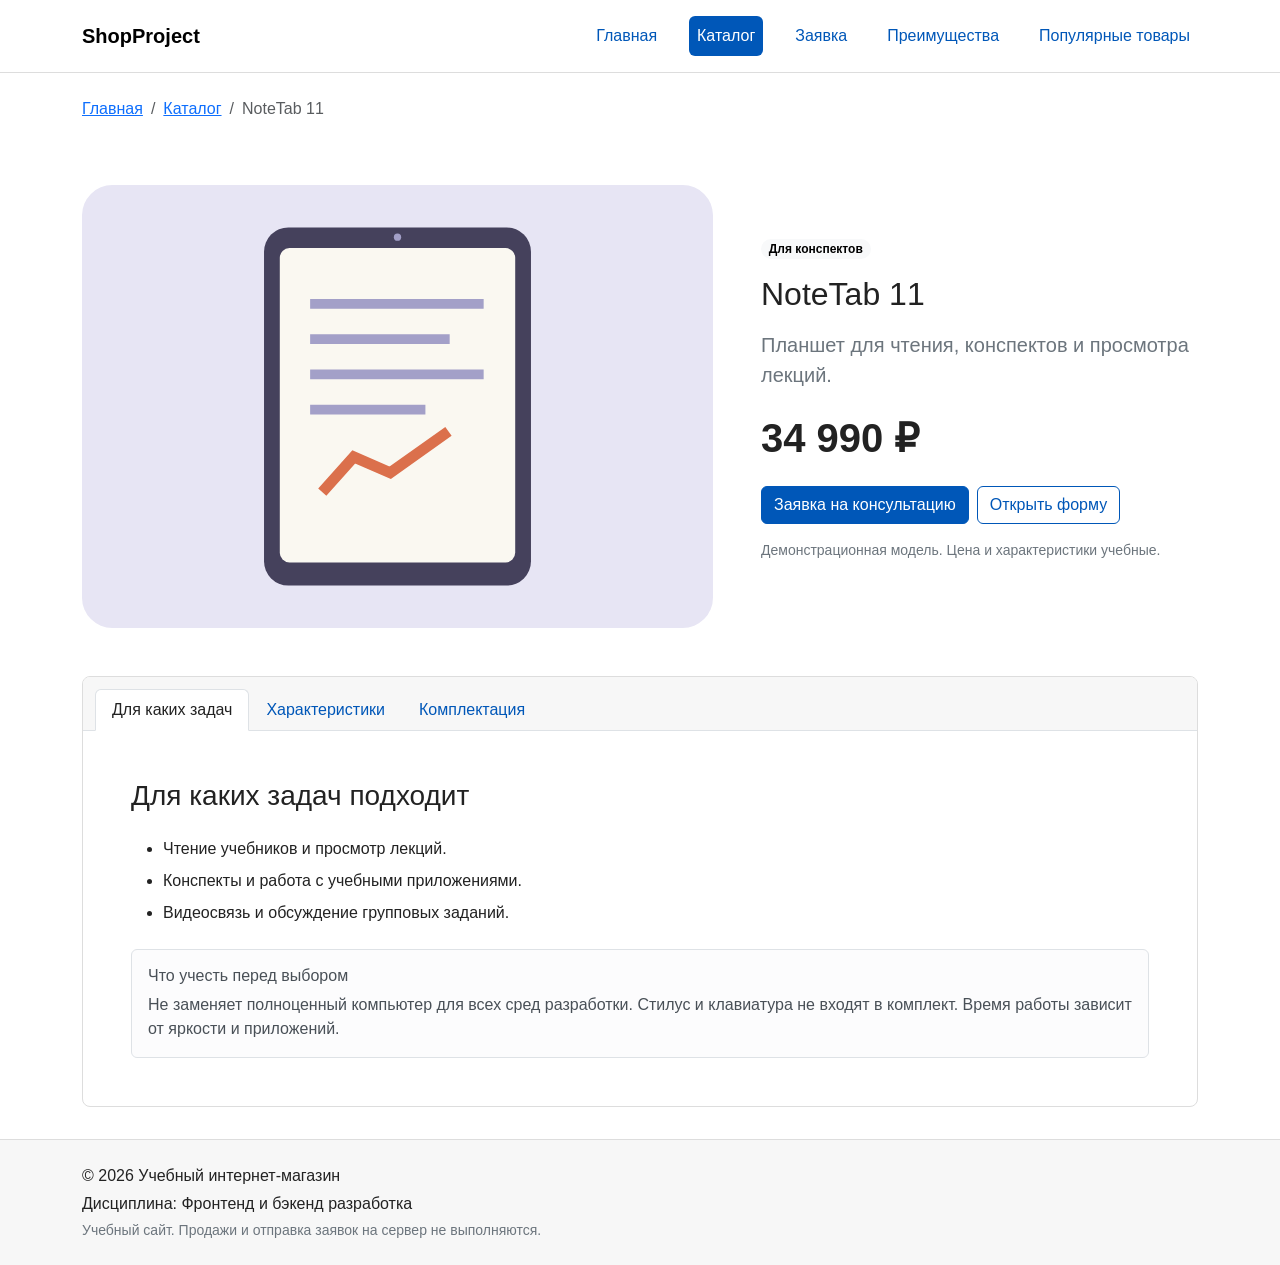
<file: product-notetab.html>
<!DOCTYPE html>
<html lang="ru">
 <head>
  <meta charset="utf-8"/>
  <meta content="width=device-width, initial-scale=1" name="viewport"/>
  <meta content="Учебный интернет-магазин техники. Каталог товаров, характеристики и форма заявки." name="description"/>
  <title>
   NoteTab 11 — Учебный интернет-магазин
  </title>
  <link href="images/favicon.svg" rel="icon" type="image/svg+xml"/>
  <link href="vendor/bootstrap/bootstrap.min.css" rel="stylesheet"/>
  <link href="css/custom.css" rel="stylesheet"/>
 </head>
 <body>
  <a class="skip-link" href="#main">
   Перейти к содержимому
  </a>
  <header class="site-header">
   <nav aria-label="Основная навигация" class="navbar navbar-expand-md">
    <div class="container">
     <a class="navbar-brand" href="index.html">
      ShopProject
     </a>
     <button aria-controls="main-nav" aria-expanded="false" aria-label="Открыть меню" class="navbar-toggler" data-bs-target="#main-nav" data-bs-toggle="collapse" type="button">
      <span class="navbar-toggler-icon">
      </span>
     </button>
     <div class="collapse navbar-collapse" id="main-nav">
      <ul class="navbar-nav ms-auto gap-md-4">
       <li class="nav-item">
        <a class="nav-link" href="index.html">
         Главная
        </a>
       </li>
       <li class="nav-item">
        <a aria-current="page" class="nav-link active" href="catalog.html">
         Каталог
        </a>
       </li>
       <li class="nav-item">
        <a class="nav-link" href="order.html">
         Заявка
        </a>
       </li>
       <li class="nav-item">
        <a class="nav-link" href="index.html#advantages">
         Преимущества
        </a>
       </li>
       <li class="nav-item">
        <a class="nav-link" href="index.html#popular">
         Популярные товары
        </a>
       </li>
      </ul>
     </div>
    </div>
   </nav>
  </header>
  <main id="main" tabindex="-1">
   <section class="section-space pt-4">
    <div class="container">
     <nav aria-label="Хлебные крошки">
      <ol class="breadcrumb small">
       <li class="breadcrumb-item">
        <a href="index.html">
         Главная
        </a>
       </li>
       <li class="breadcrumb-item">
        <a href="catalog.html">
         Каталог
        </a>
       </li>
       <li aria-current="page" class="breadcrumb-item active">
        NoteTab 11
       </li>
      </ol>
     </nav>
     <div class="row g-4 g-lg-5 align-items-center mt-2">
      <div class="col-lg-7">
       <div class="product-gallery">
        <img alt="NoteTab 11, общий вид" height="365" id="product-image" src="images/notetab.svg" width="520"/>
       </div>
      </div>
      <div class="col-lg-5">
       <span class="badge rounded-pill text-bg-light mb-3">
        Для конспектов
       </span>
       <h1 class="page-title">
        NoteTab 11
       </h1>
       <p class="lead text-secondary">
        Планшет для чтения, конспектов и просмотра лекций.
       </p>
       <p class="price display-6 my-4">
        34 990 ₽
       </p>
       <div class="d-flex flex-wrap gap-2">
        <button class="btn btn-primary" data-quick-order="notetab" type="button">
         Заявка на консультацию
        </button>
        <a class="btn btn-outline-primary" href="order.html?product=notetab">
         Открыть форму
        </a>
       </div>
       <p class="small text-secondary mt-3">
        Демонстрационная модель. Цена и характеристики учебные.
       </p>
      </div>
     </div>
     <div class="product-information mt-5">
      <ul aria-label="Информация о товаре" class="nav nav-tabs" role="tablist">
       <li class="nav-item" role="presentation">
        <button aria-controls="pane-tasks" aria-selected="true" class="nav-link active" data-bs-target="#pane-tasks" data-bs-toggle="tab" id="tab-tasks" role="tab" type="button">
         Для каких задач
        </button>
       </li>
       <li class="nav-item" role="presentation">
        <button aria-controls="pane-specs" aria-selected="false" class="nav-link" data-bs-target="#pane-specs" data-bs-toggle="tab" id="tab-specs" role="tab" type="button">
         Характеристики
        </button>
       </li>
       <li class="nav-item" role="presentation">
        <button aria-controls="pane-kit" aria-selected="false" class="nav-link" data-bs-target="#pane-kit" data-bs-toggle="tab" id="tab-kit" role="tab" type="button">
         Комплектация
        </button>
       </li>
      </ul>
      <div class="tab-content p-4 p-lg-5">
       <section aria-labelledby="tab-tasks" class="tab-pane fade show active" id="pane-tasks" role="tabpanel" tabindex="0">
        <h2 class="fs-3 mb-4">
         Для каких задач подходит
        </h2>
        <ul class="task-list">
         <li>
          Чтение учебников и просмотр лекций.
         </li>
         <li>
          Конспекты и работа с учебными приложениями.
         </li>
         <li>
          Видеосвязь и обсуждение групповых заданий.
         </li>
        </ul>
        <div class="alert alert-light border mt-4 mb-0">
         <h3 class="fs-6">
          Что учесть перед выбором
         </h3>
         Не заменяет полноценный компьютер для всех сред разработки. Стилус и клавиатура не входят в комплект. Время работы зависит от яркости и приложений.
        </div>
       </section>
       <section aria-labelledby="tab-specs" class="tab-pane fade" id="pane-specs" role="tabpanel" tabindex="0">
        <h2 class="fs-3 mb-4">
         Технические характеристики
        </h2>
        <div class="table-responsive">
         <table class="table mb-0">
          <caption>
           Учебные характеристики NoteTab 11
          </caption>
          <tbody>
           <tr>
            <th scope="row">
             Экран
            </th>
            <td>
             11 дюймов
            </td>
           </tr>
           <tr>
            <th scope="row">
             Оперативная память
            </th>
            <td>
             8 ГБ
            </td>
           </tr>
           <tr>
            <th scope="row">
             Накопитель
            </th>
            <td>
             128 ГБ
            </td>
           </tr>
           <tr>
            <th scope="row">
             Автономность
            </th>
            <td>
             До 10 часов
            </td>
           </tr>
          </tbody>
         </table>
        </div>
       </section>
       <section aria-labelledby="tab-kit" class="tab-pane fade" id="pane-kit" role="tabpanel" tabindex="0">
        <h2 class="fs-3 mb-4">
         Что в комплекте
        </h2>
        <ul class="task-list">
         <li>
          Планшет NoteTab 11
         </li>
         <li>
          Кабель зарядки
         </li>
         <li>
          Краткое руководство
         </li>
        </ul>
        <p class="text-secondary small mt-4 mb-0">
         Комплектация указана для учебного примера и не является предложением продажи.
        </p>
       </section>
      </div>
     </div>
    </div>
   </section>
  </main>
  <footer class="site-footer">
   <div class="container">
    <p class="mb-1">
     © 2026 Учебный интернет-магазин
    </p>
    <p class="mb-1">
     Дисциплина: Фронтенд и бэкенд разработка
    </p>
    <p class="small text-secondary mb-0">
     Учебный сайт. Продажи и отправка заявок на сервер не выполняются.
    </p>
   </div>
  </footer>
  <div aria-describedby="modal-description" aria-labelledby="modal-title" class="modal fade" id="order-modal" tabindex="-1">
   <div class="modal-dialog modal-lg modal-dialog-centered modal-dialog-scrollable">
    <div class="modal-content">
     <div class="modal-header">
      <div>
       <h2 class="modal-title fs-4" id="modal-title">
        Расскажите о себе
       </h2>
      </div>
      <button aria-label="Закрыть окно заявки" class="btn-close" data-bs-dismiss="modal" type="button">
      </button>
     </div>
     <div class="modal-body">
      <p class="text-secondary" id="modal-description">
       Сначала заполните данные, затем проверьте их перед подтверждением.
      </p>
      <div data-modal-edit="">
       <form data-order-form="" novalidate="">
        <div class="alert alert-danger d-none error-summary" data-error-summary="" role="alert">
         <p class="fw-semibold mb-2">
          Проверьте поля заявки
         </p>
         <ul class="mb-0" data-error-list="">
         </ul>
        </div>
        <p class="small text-secondary">
         Поля со звёздочкой обязательны. Заявка учебная: данные не отправляются на сервер.
        </p>
        <div class="row g-3">
         <div class="col-md-6">
          <label class="form-label" for="modal-name">
           Ваше имя
           <span aria-hidden="true">
            *
           </span>
          </label>
          <input aria-describedby="modal-name-error" autocomplete="name" class="form-control" id="modal-name" maxlength="80" minlength="2" name="name" required="" type="text"/>
          <div class="invalid-feedback" id="modal-name-error">
          </div>
         </div>
         <div class="col-md-6">
          <label class="form-label" for="modal-email">
           Электронная почта
           <span aria-hidden="true">
            *
           </span>
          </label>
          <input aria-describedby="modal-email-error" autocomplete="email" class="form-control" id="modal-email" maxlength="120" name="email" required="" type="email"/>
          <div class="invalid-feedback" id="modal-email-error">
          </div>
         </div>
         <div class="col-md-6">
          <label class="form-label" for="modal-phone">
           Телефон
           <span aria-hidden="true">
            *
           </span>
          </label>
          <input aria-describedby="modal-phone-error modal-phone-hint" autocomplete="tel" class="form-control" id="modal-phone" maxlength="30" name="phone" required="" type="tel"/>
          <div class="form-text" id="modal-phone-hint">
           Например: +7 900 000-00-00. От 10 до 15 цифр.
          </div>
          <div class="invalid-feedback" id="modal-phone-error">
          </div>
         </div>
         <div class="col-md-6">
          <label class="form-label" for="modal-product">
           Товар
           <span aria-hidden="true">
            *
           </span>
          </label>
          <select aria-describedby="modal-product-error" class="form-select" id="modal-product" name="product" required="">
           <option value="">
            Выберите товар
           </option>
           <option value="studybook">
            StudyBook 14 — 59 990 ₽
           </option>
           <option value="notetab">
            NoteTab 11 — 34 990 ₽
           </option>
           <option value="focussound">
            FocusSound — 8 990 ₽
           </option>
           <option value="codekeys">
            CodeKeys — 6 490 ₽
           </option>
          </select>
          <div class="invalid-feedback" id="modal-product-error">
          </div>
         </div>
         <div class="col-12">
          <label class="form-label" for="modal-comment">
           Комментарий
          </label>
          <textarea class="form-control" id="modal-comment" maxlength="1000" name="comment" placeholder="Для каких задач выбираете устройство?" rows="3"></textarea>
         </div>
         <div class="col-12">
          <div class="form-check">
           <input aria-describedby="modal-agreement-error" class="form-check-input" id="modal-agreement" name="agreement" required="" type="checkbox"/>
           <label class="form-check-label" for="modal-agreement">
            Согласен на обработку введённых данных для проверки учебной формы
            <span aria-hidden="true">
             *
            </span>
           </label>
           <div class="invalid-feedback" id="modal-agreement-error">
           </div>
          </div>
         </div>
         <div class="col-12 d-flex flex-wrap gap-2 mt-4">
          <button class="btn btn-primary" type="submit">
           Проверить заявку
          </button>
          <button class="btn btn-outline-secondary" type="reset">
           Очистить
          </button>
         </div>
        </div>
       </form>
      </div>
      <div data-modal-review="" hidden="">
       <p class="mb-3">
        Проверьте товар и контакты. Можно вернуться к редактированию.
       </p>
       <dl class="review-details" data-review-details="">
       </dl>
       <div class="d-flex flex-wrap gap-2">
        <button class="btn btn-primary" data-confirm="" type="button">
         Подтвердить заявку
        </button>
        <button class="btn btn-outline-secondary" data-edit="" type="button">
         Исправить данные
        </button>
       </div>
      </div>
      <div data-modal-done="" hidden="">
       <div class="alert alert-success mb-4" role="status">
        <h3 class="fs-5">
         Данные проверены
        </h3>
        <p class="mb-0">
         Учебная заявка подтверждена. Она не отправляется на сервер; оплата не производится.
        </p>
       </div>
       <button class="btn btn-primary" data-bs-dismiss="modal" type="button">
        Готово
       </button>
      </div>
     </div>
    </div>
   </div>
  </div>
  <script src="vendor/bootstrap/bootstrap.bundle.min.js">
  </script>
  <script src="js/catalog-data.js">
  </script>
  <script src="js/main.js">
  </script>
 </body>
</html>
</file>
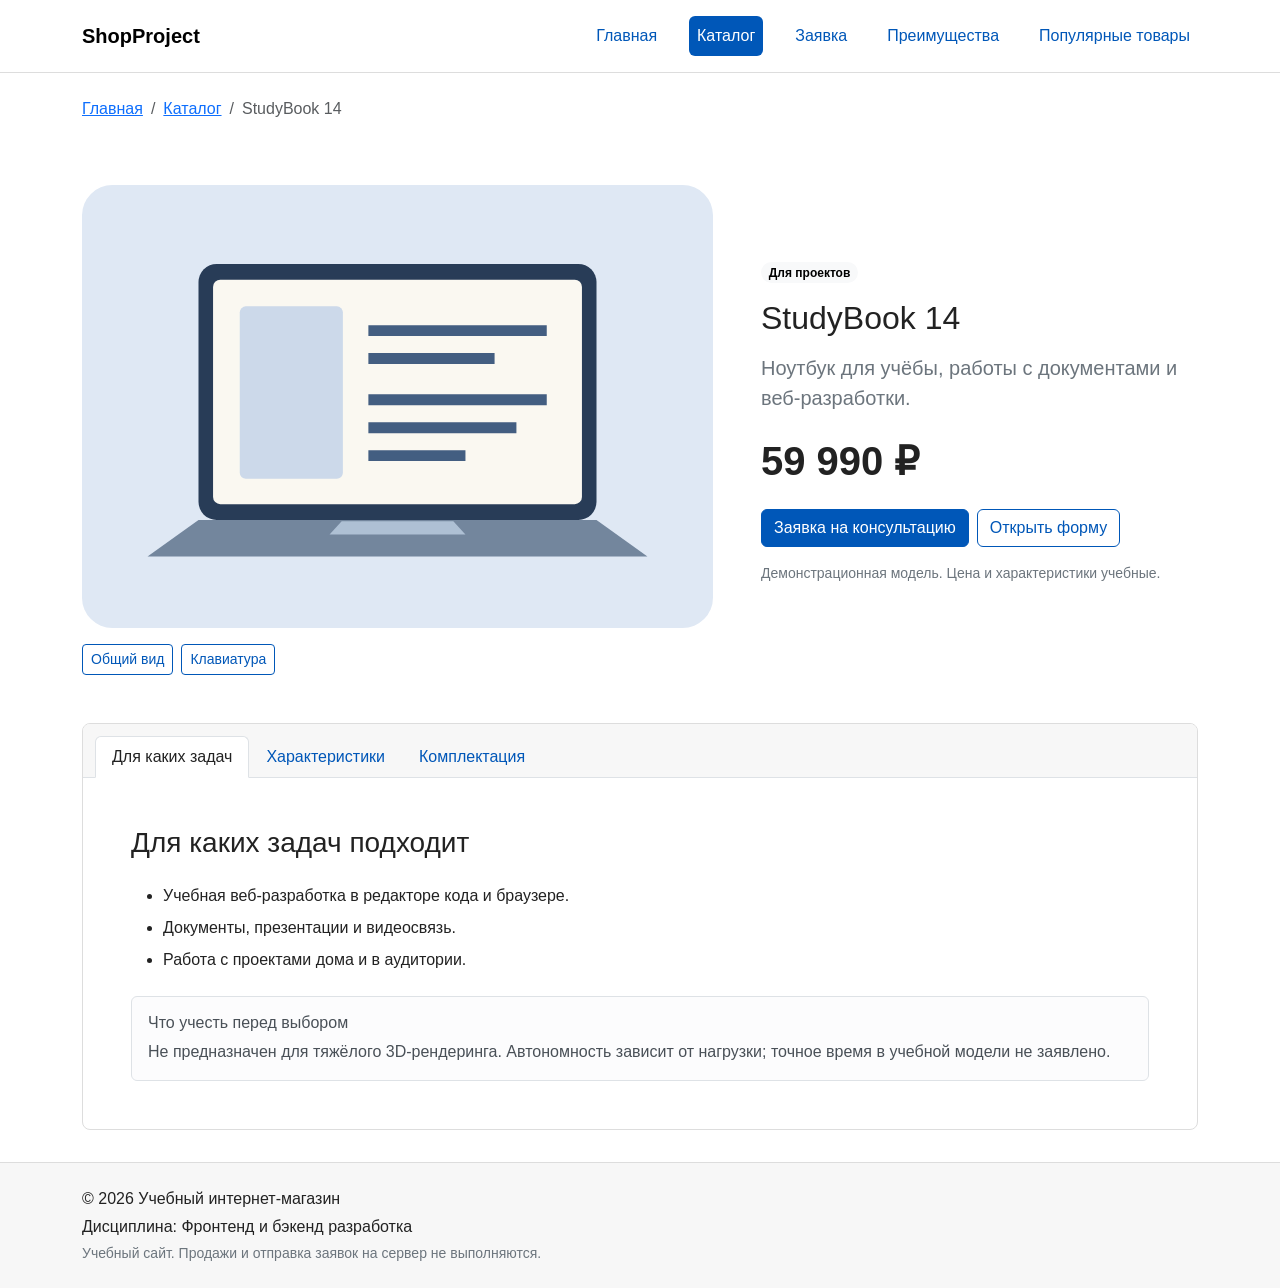
<file: product.html>
<!DOCTYPE html>
<html lang="ru">
 <head>
  <meta charset="utf-8"/>
  <meta content="width=device-width, initial-scale=1" name="viewport"/>
  <meta content="Учебный интернет-магазин техники. Каталог товаров, характеристики и форма заявки." name="description"/>
  <title>
   StudyBook 14 — Учебный интернет-магазин
  </title>
  <link href="images/favicon.svg" rel="icon" type="image/svg+xml"/>
  <link href="vendor/bootstrap/bootstrap.min.css" rel="stylesheet"/>
  <link href="css/custom.css" rel="stylesheet"/>
 </head>
 <body>
  <a class="skip-link" href="#main">
   Перейти к содержимому
  </a>
  <header class="site-header">
   <nav aria-label="Основная навигация" class="navbar navbar-expand-md">
    <div class="container">
     <a class="navbar-brand" href="index.html">
      ShopProject
     </a>
     <button aria-controls="main-nav" aria-expanded="false" aria-label="Открыть меню" class="navbar-toggler" data-bs-target="#main-nav" data-bs-toggle="collapse" type="button">
      <span class="navbar-toggler-icon">
      </span>
     </button>
     <div class="collapse navbar-collapse" id="main-nav">
      <ul class="navbar-nav ms-auto gap-md-4">
       <li class="nav-item">
        <a class="nav-link" href="index.html">
         Главная
        </a>
       </li>
       <li class="nav-item">
        <a aria-current="page" class="nav-link active" href="catalog.html">
         Каталог
        </a>
       </li>
       <li class="nav-item">
        <a class="nav-link" href="order.html">
         Заявка
        </a>
       </li>
       <li class="nav-item">
        <a class="nav-link" href="index.html#advantages">
         Преимущества
        </a>
       </li>
       <li class="nav-item">
        <a class="nav-link" href="index.html#popular">
         Популярные товары
        </a>
       </li>
      </ul>
     </div>
    </div>
   </nav>
  </header>
  <main id="main" tabindex="-1">
   <section class="section-space pt-4">
    <div class="container">
     <nav aria-label="Хлебные крошки">
      <ol class="breadcrumb small">
       <li class="breadcrumb-item">
        <a href="index.html">
         Главная
        </a>
       </li>
       <li class="breadcrumb-item">
        <a href="catalog.html">
         Каталог
        </a>
       </li>
       <li aria-current="page" class="breadcrumb-item active">
        StudyBook 14
       </li>
      </ol>
     </nav>
     <div class="row g-4 g-lg-5 align-items-center mt-2">
      <div class="col-lg-7">
       <div class="product-gallery">
        <img alt="StudyBook 14, общий вид" height="365" id="product-image" src="images/studybook.svg" width="520"/>
       </div>
       <div aria-label="Виды ноутбука" class="d-flex gap-2 mt-3">
        <button aria-pressed="true" class="btn btn-outline-primary btn-sm" data-gallery="images/studybook.svg" data-gallery-alt="StudyBook 14, общий вид">
         Общий вид
        </button>
        <button aria-pressed="false" class="btn btn-outline-primary btn-sm" data-gallery="images/studybook-detail.svg" data-gallery-alt="StudyBook 14, схема клавиатуры">
         Клавиатура
        </button>
       </div>
      </div>
      <div class="col-lg-5">
       <span class="badge rounded-pill text-bg-light mb-3">
        Для проектов
       </span>
       <h1 class="page-title">
        StudyBook 14
       </h1>
       <p class="lead text-secondary">
        Ноутбук для учёбы, работы с документами и веб-разработки.
       </p>
       <p class="price display-6 my-4">
        59 990 ₽
       </p>
       <div class="d-flex flex-wrap gap-2">
        <button class="btn btn-primary" data-quick-order="studybook" type="button">
         Заявка на консультацию
        </button>
        <a class="btn btn-outline-primary" href="order.html?product=studybook">
         Открыть форму
        </a>
       </div>
       <p class="small text-secondary mt-3">
        Демонстрационная модель. Цена и характеристики учебные.
       </p>
      </div>
     </div>
     <div class="product-information mt-5">
      <ul aria-label="Информация о товаре" class="nav nav-tabs" role="tablist">
       <li class="nav-item" role="presentation">
        <button aria-controls="pane-tasks" aria-selected="true" class="nav-link active" data-bs-target="#pane-tasks" data-bs-toggle="tab" id="tab-tasks" role="tab" type="button">
         Для каких задач
        </button>
       </li>
       <li class="nav-item" role="presentation">
        <button aria-controls="pane-specs" aria-selected="false" class="nav-link" data-bs-target="#pane-specs" data-bs-toggle="tab" id="tab-specs" role="tab" type="button">
         Характеристики
        </button>
       </li>
       <li class="nav-item" role="presentation">
        <button aria-controls="pane-kit" aria-selected="false" class="nav-link" data-bs-target="#pane-kit" data-bs-toggle="tab" id="tab-kit" role="tab" type="button">
         Комплектация
        </button>
       </li>
      </ul>
      <div class="tab-content p-4 p-lg-5">
       <section aria-labelledby="tab-tasks" class="tab-pane fade show active" id="pane-tasks" role="tabpanel" tabindex="0">
        <h2 class="fs-3 mb-4">
         Для каких задач подходит
        </h2>
        <ul class="task-list">
         <li>
          Учебная веб-разработка в редакторе кода и браузере.
         </li>
         <li>
          Документы, презентации и видеосвязь.
         </li>
         <li>
          Работа с проектами дома и в аудитории.
         </li>
        </ul>
        <div class="alert alert-light border mt-4 mb-0">
         <h3 class="fs-6">
          Что учесть перед выбором
         </h3>
         Не предназначен для тяжёлого 3D-рендеринга. Автономность зависит от нагрузки; точное время в учебной модели не заявлено.
        </div>
       </section>
       <section aria-labelledby="tab-specs" class="tab-pane fade" id="pane-specs" role="tabpanel" tabindex="0">
        <h2 class="fs-3 mb-4">
         Технические характеристики
        </h2>
        <div class="table-responsive">
         <table class="table mb-0">
          <caption>
           Учебные характеристики StudyBook 14
          </caption>
          <tbody>
           <tr>
            <th scope="row">
             Экран
            </th>
            <td>
             14 дюймов
            </td>
           </tr>
           <tr>
            <th scope="row">
             Оперативная память
            </th>
            <td>
             16 ГБ
            </td>
           </tr>
           <tr>
            <th scope="row">
             Накопитель
            </th>
            <td>
             512 ГБ SSD
            </td>
           </tr>
           <tr>
            <th scope="row">
             Вес
            </th>
            <td>
             1,35 кг
            </td>
           </tr>
          </tbody>
         </table>
        </div>
       </section>
       <section aria-labelledby="tab-kit" class="tab-pane fade" id="pane-kit" role="tabpanel" tabindex="0">
        <h2 class="fs-3 mb-4">
         Что в комплекте
        </h2>
        <ul class="task-list">
         <li>
          Ноутбук StudyBook 14
         </li>
         <li>
          Блок питания
         </li>
         <li>
          Краткое руководство
         </li>
        </ul>
        <p class="text-secondary small mt-4 mb-0">
         Комплектация указана для учебного примера и не является предложением продажи.
        </p>
       </section>
      </div>
     </div>
    </div>
   </section>
  </main>
  <footer class="site-footer">
   <div class="container">
    <p class="mb-1">
     © 2026 Учебный интернет-магазин
    </p>
    <p class="mb-1">
     Дисциплина: Фронтенд и бэкенд разработка
    </p>
    <p class="small text-secondary mb-0">
     Учебный сайт. Продажи и отправка заявок на сервер не выполняются.
    </p>
   </div>
  </footer>
  <div aria-describedby="modal-description" aria-labelledby="modal-title" class="modal fade" id="order-modal" tabindex="-1">
   <div class="modal-dialog modal-lg modal-dialog-centered modal-dialog-scrollable">
    <div class="modal-content">
     <div class="modal-header">
      <div>
       <h2 class="modal-title fs-4" id="modal-title">
        Расскажите о себе
       </h2>
      </div>
      <button aria-label="Закрыть окно заявки" class="btn-close" data-bs-dismiss="modal" type="button">
      </button>
     </div>
     <div class="modal-body">
      <p class="text-secondary" id="modal-description">
       Сначала заполните данные, затем проверьте их перед подтверждением.
      </p>
      <div data-modal-edit="">
       <form data-order-form="" novalidate="">
        <div class="alert alert-danger d-none error-summary" data-error-summary="" role="alert">
         <p class="fw-semibold mb-2">
          Проверьте поля заявки
         </p>
         <ul class="mb-0" data-error-list="">
         </ul>
        </div>
        <p class="small text-secondary">
         Поля со звёздочкой обязательны. Заявка учебная: данные не отправляются на сервер.
        </p>
        <div class="row g-3">
         <div class="col-md-6">
          <label class="form-label" for="modal-name">
           Ваше имя
           <span aria-hidden="true">
            *
           </span>
          </label>
          <input aria-describedby="modal-name-error" autocomplete="name" class="form-control" id="modal-name" maxlength="80" minlength="2" name="name" required="" type="text"/>
          <div class="invalid-feedback" id="modal-name-error">
          </div>
         </div>
         <div class="col-md-6">
          <label class="form-label" for="modal-email">
           Электронная почта
           <span aria-hidden="true">
            *
           </span>
          </label>
          <input aria-describedby="modal-email-error" autocomplete="email" class="form-control" id="modal-email" maxlength="120" name="email" required="" type="email"/>
          <div class="invalid-feedback" id="modal-email-error">
          </div>
         </div>
         <div class="col-md-6">
          <label class="form-label" for="modal-phone">
           Телефон
           <span aria-hidden="true">
            *
           </span>
          </label>
          <input aria-describedby="modal-phone-error modal-phone-hint" autocomplete="tel" class="form-control" id="modal-phone" maxlength="30" name="phone" required="" type="tel"/>
          <div class="form-text" id="modal-phone-hint">
           Например: +7 900 000-00-00. От 10 до 15 цифр.
          </div>
          <div class="invalid-feedback" id="modal-phone-error">
          </div>
         </div>
         <div class="col-md-6">
          <label class="form-label" for="modal-product">
           Товар
           <span aria-hidden="true">
            *
           </span>
          </label>
          <select aria-describedby="modal-product-error" class="form-select" id="modal-product" name="product" required="">
           <option value="">
            Выберите товар
           </option>
           <option value="studybook">
            StudyBook 14 — 59 990 ₽
           </option>
           <option value="notetab">
            NoteTab 11 — 34 990 ₽
           </option>
           <option value="focussound">
            FocusSound — 8 990 ₽
           </option>
           <option value="codekeys">
            CodeKeys — 6 490 ₽
           </option>
          </select>
          <div class="invalid-feedback" id="modal-product-error">
          </div>
         </div>
         <div class="col-12">
          <label class="form-label" for="modal-comment">
           Комментарий
          </label>
          <textarea class="form-control" id="modal-comment" maxlength="1000" name="comment" placeholder="Для каких задач выбираете устройство?" rows="3"></textarea>
         </div>
         <div class="col-12">
          <div class="form-check">
           <input aria-describedby="modal-agreement-error" class="form-check-input" id="modal-agreement" name="agreement" required="" type="checkbox"/>
           <label class="form-check-label" for="modal-agreement">
            Согласен на обработку введённых данных для проверки учебной формы
            <span aria-hidden="true">
             *
            </span>
           </label>
           <div class="invalid-feedback" id="modal-agreement-error">
           </div>
          </div>
         </div>
         <div class="col-12 d-flex flex-wrap gap-2 mt-4">
          <button class="btn btn-primary" type="submit">
           Проверить заявку
          </button>
          <button class="btn btn-outline-secondary" type="reset">
           Очистить
          </button>
         </div>
        </div>
       </form>
      </div>
      <div data-modal-review="" hidden="">
       <p class="mb-3">
        Проверьте товар и контакты. Можно вернуться к редактированию.
       </p>
       <dl class="review-details" data-review-details="">
       </dl>
       <div class="d-flex flex-wrap gap-2">
        <button class="btn btn-primary" data-confirm="" type="button">
         Подтвердить заявку
        </button>
        <button class="btn btn-outline-secondary" data-edit="" type="button">
         Исправить данные
        </button>
       </div>
      </div>
      <div data-modal-done="" hidden="">
       <div class="alert alert-success mb-4" role="status">
        <h3 class="fs-5">
         Данные проверены
        </h3>
        <p class="mb-0">
         Учебная заявка подтверждена. Она не отправляется на сервер; оплата не производится.
        </p>
       </div>
       <button class="btn btn-primary" data-bs-dismiss="modal" type="button">
        Готово
       </button>
      </div>
     </div>
    </div>
   </div>
  </div>
  <script src="vendor/bootstrap/bootstrap.bundle.min.js">
  </script>
  <script src="js/catalog-data.js">
  </script>
  <script src="js/main.js">
  </script>
 </body>
</html>
</file>
<file: css/custom.css>
/* Основные стили учебного магазина */
body {
  font-family: Arial, sans-serif;
  color: #222;
  background: #fff;
  line-height: 1.5;
}
.container { max-width: 1140px; }
.site-header {
  background: #fff;
  border-bottom: 1px solid #ddd;
}
.navbar { padding: 16px 0; }
.navbar-brand { font-size: 20px; font-weight: bold; }
.navbar-nav .nav-link { color: #0057b8; border-radius: 6px; }
.navbar-nav .nav-link.active { background: #0057b8; color: #fff; }
.navbar-nav .nav-link:hover { background: #eef5ff; color: #003f86; }
.btn-primary {
  --bs-btn-bg: #0057b8;
  --bs-btn-border-color: #0057b8;
  --bs-btn-hover-bg: #003f86;
  --bs-btn-hover-border-color: #003f86;
}
.btn-outline-primary {
  --bs-btn-color: #0057b8;
  --bs-btn-border-color: #0057b8;
}
h1 { font-size: 32px; margin-bottom: 16px; }
h2, .section-title { font-size: 26px; }
h3 { font-size: 20px; }
.hero-section { padding: 32px 0 0; }
.hero-box {
  margin: 0;
  padding: 24px 16px;
  background: #eef5ff;
  border-radius: 8px;
}
.hero-box img { width: 100%; height: auto; border-radius: 6px; }
.section-space { padding: 32px 0; }
.info-box { height: 100%; padding: 20px; border: 1px solid #ddd; border-radius: 8px; }
.info-box p { color: #666; margin-bottom: 0; }
.product-card { border: 1px solid #ddd; border-radius: 8px; overflow: hidden; }
.product-card:hover { border-color: #0057b8; }
.product-card-image { display: block; padding: 16px 16px 0; }
.product-card-image img { width: 100%; height: auto; border-radius: 6px; }
.card-title a { color: #222; text-decoration: none; }
.card-title a:hover { color: #0057b8; }
.price { font-weight: bold; }
.callout { margin: 0; padding: 24px; border: 1px solid #ddd; border-radius: 8px; background: #f7f7f7; }
.site-footer { padding: 24px 0; background: #f7f7f7; border-top: 1px solid #ddd; }
.product-gallery img { width: 100%; height: auto; border-radius: 8px; }
.product-information { border: 1px solid #ddd; border-radius: 8px; overflow: hidden; }
.nav-tabs { background: #f7f7f7; padding: 12px 12px 0; }
.nav-tabs .nav-link { color: #0057b8; }
.nav-tabs .nav-link.active { color: #222; }
.task-list li { margin-bottom: 8px; }
.form-panel { border: 1px solid #ddd; border-radius: 8px; padding: 24px; }
.form-label { font-weight: bold; }
.form-control, .form-select { min-height: 42px; }
.form-text { color: #666; }
.eyebrow { font-size: 14px; color: #666; }
.review-details { display: grid; grid-template-columns: 140px minmax(0, 1fr); gap: 12px; overflow-wrap: anywhere; }
.review-details dd { margin: 0; }
.skip-link { position: fixed; top: -100px; left: 16px; z-index: 2000; background: #fff; padding: 12px; }
.skip-link:focus { top: 16px; }
:focus-visible { outline: 2px solid #0057b8 !important; outline-offset: 3px; }
main:focus { outline: none; }
[hidden] { display: none !important; }
.error-summary a { color: #842029; }
img { max-width: 100%; }
@media (max-width: 767.98px) {
  h1 { font-size: 28px; }
  .navbar-collapse { padding-top: 12px; }
  .navbar-nav .nav-link { padding-left: 12px; }
  .hero-box { padding: 16px 8px; }
  .form-panel { padding: 16px; }
  .review-details { grid-template-columns: 1fr; gap: 4px; }
  .review-details dd { margin-bottom: 12px; }
  .nav-tabs { padding: 8px 4px 0; }
  .nav-tabs .nav-link { padding: 8px; font-size: 13px; }
}
@media (prefers-reduced-motion: reduce) {
  *, *::before, *::after { transition: none !important; scroll-behavior: auto !important; }
}
</file>
